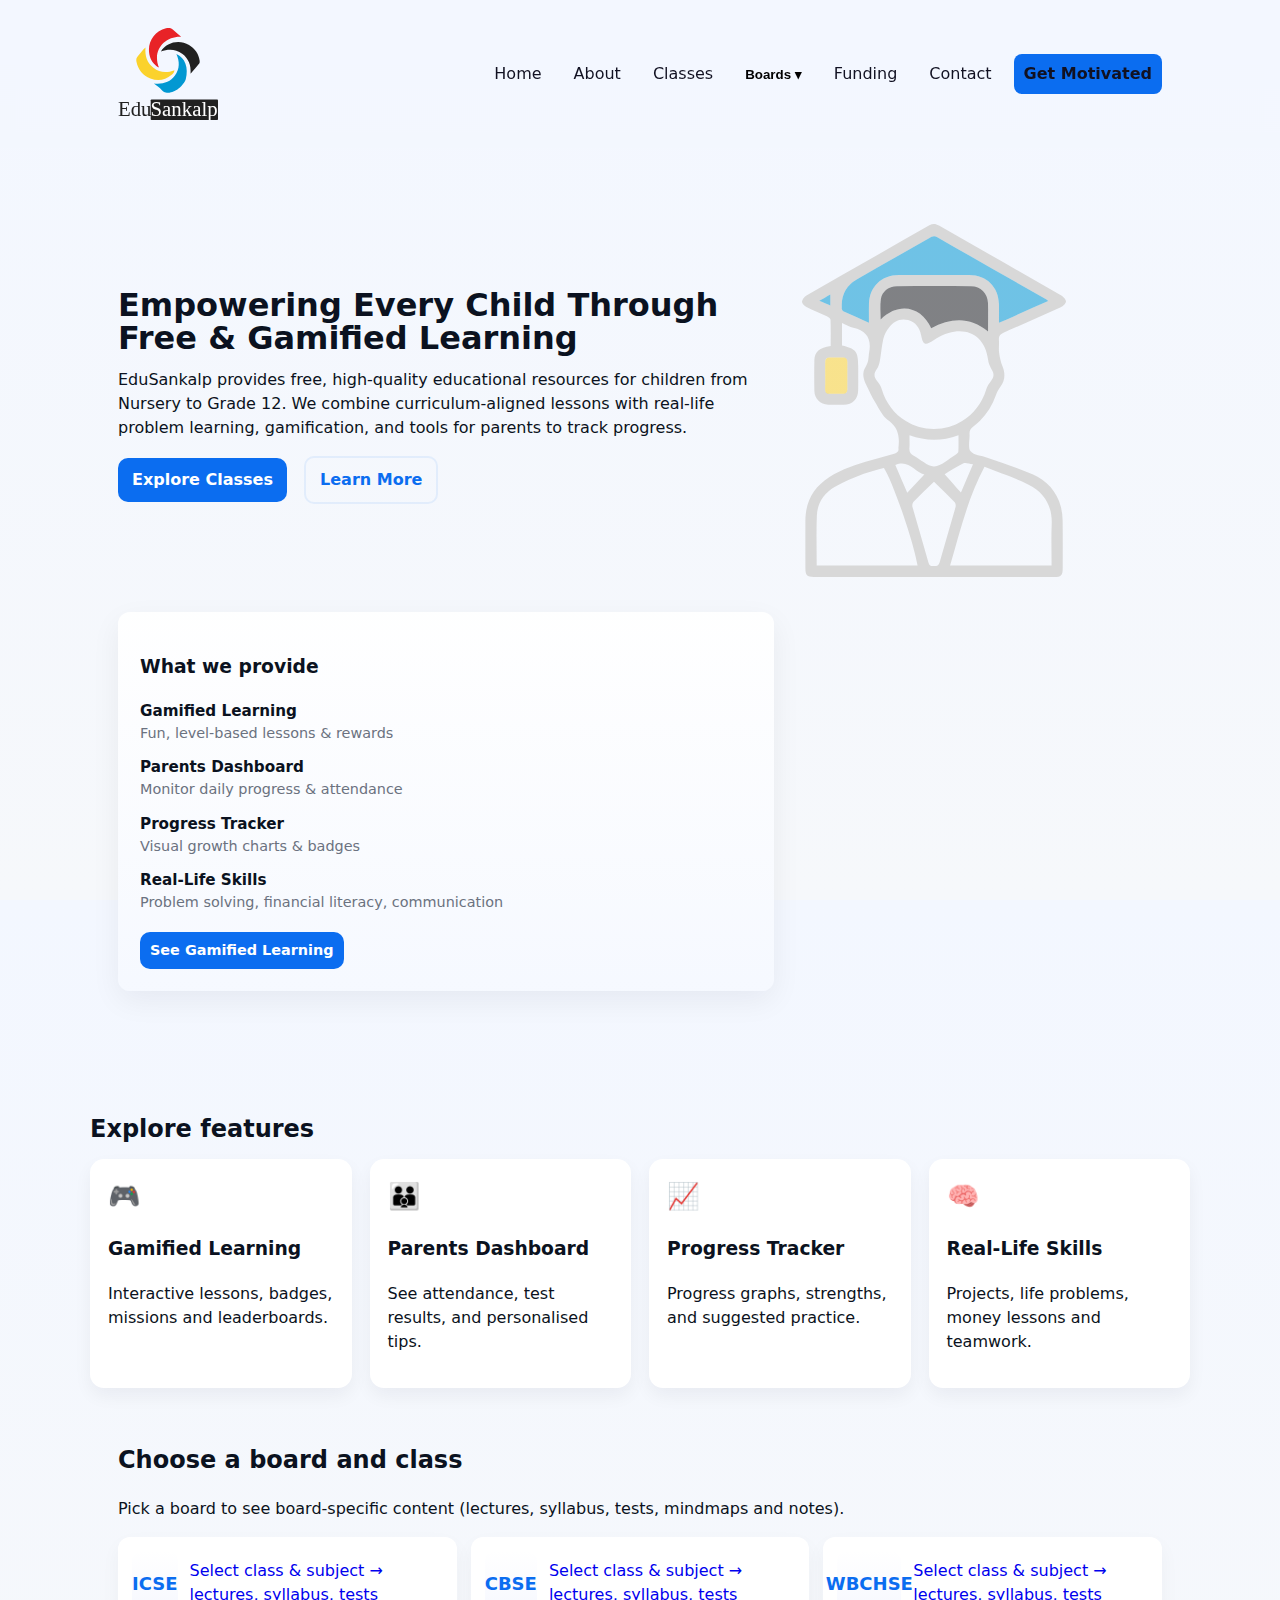
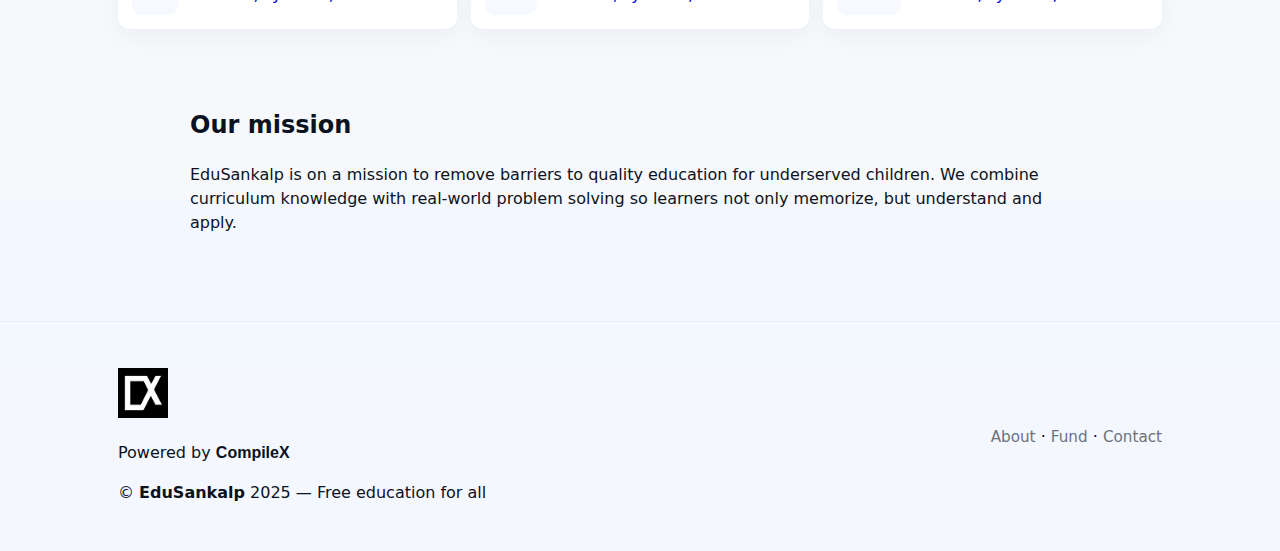
<file: index.html>
<!doctype html>
<html lang="en">
<head>
  <meta charset="utf-8" />
  <meta name="viewport" content="width=device-width,initial-scale=1" />
  <meta name="description" content="">
  <title>EduSankalp — Free, Gamified Learning</title>
  <link rel="stylesheet" href="styles.css" />
</head>
<body>
  <header class="site-header">
    <div class="container header-inner">
      <img class="edusankalp-logo" src="Elements/EduSankalp_logo.svg" alt="">
        <!-- simple SVG logo -->
      </a>

      <nav class="nav">
        <a href="index.html">Home</a>
        <a href="about.html">About</a>
        <a href="classes.html">Classes</a>

        <div class="dropdown">
          <button class="dropbtn">Boards ▾</button>
          <div class="dropdown-content">
            <a href="icse.html">ICSE</a>
            <a href="cbse.html">CBSE</a>
            <a href="wb.html">WBCHSE</a>

          </div>
        </div>

        <a href="funding.html">Funding</a>
        <a href="contact.html">Contact</a>
        <a class="cta" href="motivated.html">Get Motivated</a>
      </nav>
    </div>
  </header>

  <main>
    <section class="hero">
      <div class="container hero-inner">
        <div class="hero-text">
          <h1>Empowering Every Child Through Free &amp; Gamified Learning</h1>
          <p>
            EduSankalp provides free, high-quality educational resources for children from Nursery to Grade 12.
            We combine curriculum-aligned lessons with real-life problem learning, gamification, and tools for parents to track progress.
          </p>
          <p class="hero-ctas">
            <a class="btn" href="classes.html">Explore Classes</a>
            <a class="btn ghost" href="about.html">Learn More</a>
          </p>
        </div>
        <div class="student-icon">
          <img src="Elements/student_logo_bg.svg" alt="">
        </div>

        <div class="hero-panel">
          <div class="panel-card">
            <h3>What we provide</h3>
            <ul class="features">
              <li><strong>Gamified Learning</strong><span>Fun, level-based lessons & rewards</span></li>
              <li><strong>Parents Dashboard</strong><span>Monitor daily progress & attendance</span></li>
              <li><strong>Progress Tracker</strong><span>Visual growth charts & badges</span></li>
              <li><strong>Real-Life Skills</strong><span>Problem solving, financial literacy, communication</span></li>
            </ul>
            <a class="btn small" href="gamified.html">See Gamified Learning</a>
          </div>
        </div>
      </div>
    </section>

    <section class="tiles container">
      <h2>Explore features</h2>
      <div class="grid">
        <a class="tile" href="gamified.html">
          <div class="tile-icon">🎮</div>
          <h3>Gamified Learning</h3>
          <p>Interactive lessons, badges, missions and leaderboards.</p>
        </a>

        <a class="tile" href="parents.html">
          <div class="tile-icon">👪</div>
          <h3>Parents Dashboard</h3>
          <p>See attendance, test results, and personalised tips.</p>
        </a>

        <a class="tile" href="progress.html">
          <div class="tile-icon">📈</div>
          <h3>Progress Tracker</h3>
          <p>Progress graphs, strengths, and suggested practice.</p>
        </a>

        <a class="tile" href="realife.html">
          <div class="tile-icon">🧠</div>
          <h3>Real-Life Skills</h3>
          <p>Projects, life problems, money lessons and teamwork.</p>
        </a>
      </div>
    </section>

    <section class="boards-preview container">
      <h2>Choose a board and class</h2>
      <p class="muted">Pick a board to see board-specific content (lectures, syllabus, tests, mindmaps and notes).</p>

      <div class="board-cards">
        <a href="icse.html" class="board-card">
          <div class="board-logo">ICSE</div>
          <div class="board-meta">Select class &amp; subject → lectures, syllabus, tests</div>
        </a>
        <a href="cbse.html" class="board-card">
          <div class="board-logo">CBSE</div>
          <div class="board-meta">Select class &amp; subject → lectures, syllabus, tests</div>
        </a>
        <a href="wb.html" class="board-card">
          <div class="board-logo">WBCHSE</div>
          <div class="board-meta">Select class &amp; subject → lectures, syllabus, tests</div>
        </a>
      </div>
    </section>

    <section class="impact container">
      <h2>Our mission</h2>
      <p>
        EduSankalp is on a mission to remove barriers to quality education for underserved children.
        We combine curriculum knowledge with real-world problem solving so learners not only memorize, but understand and apply.
      </p>
    </section>
  </main>

  <footer class="site-footer">
    <div class="container footer-inner">
      <div class="ftr">
        <img class="compilex-logo" src="Elements/CompileX_logo.png" alt="">
        <p>Powered by <span class="my-element">CompileX</span></p>
        © <strong>EduSankalp</strong> 2025 — Free education for all
      </div>
      <div class="small-links">
        <a href="about.html">About</a> ·
        <a href="funding.html">Fund</a> ·
        <a href="contact.html">Contact</a>
      </div>
    </div>
  </footer>
</body>

</html>
</file>
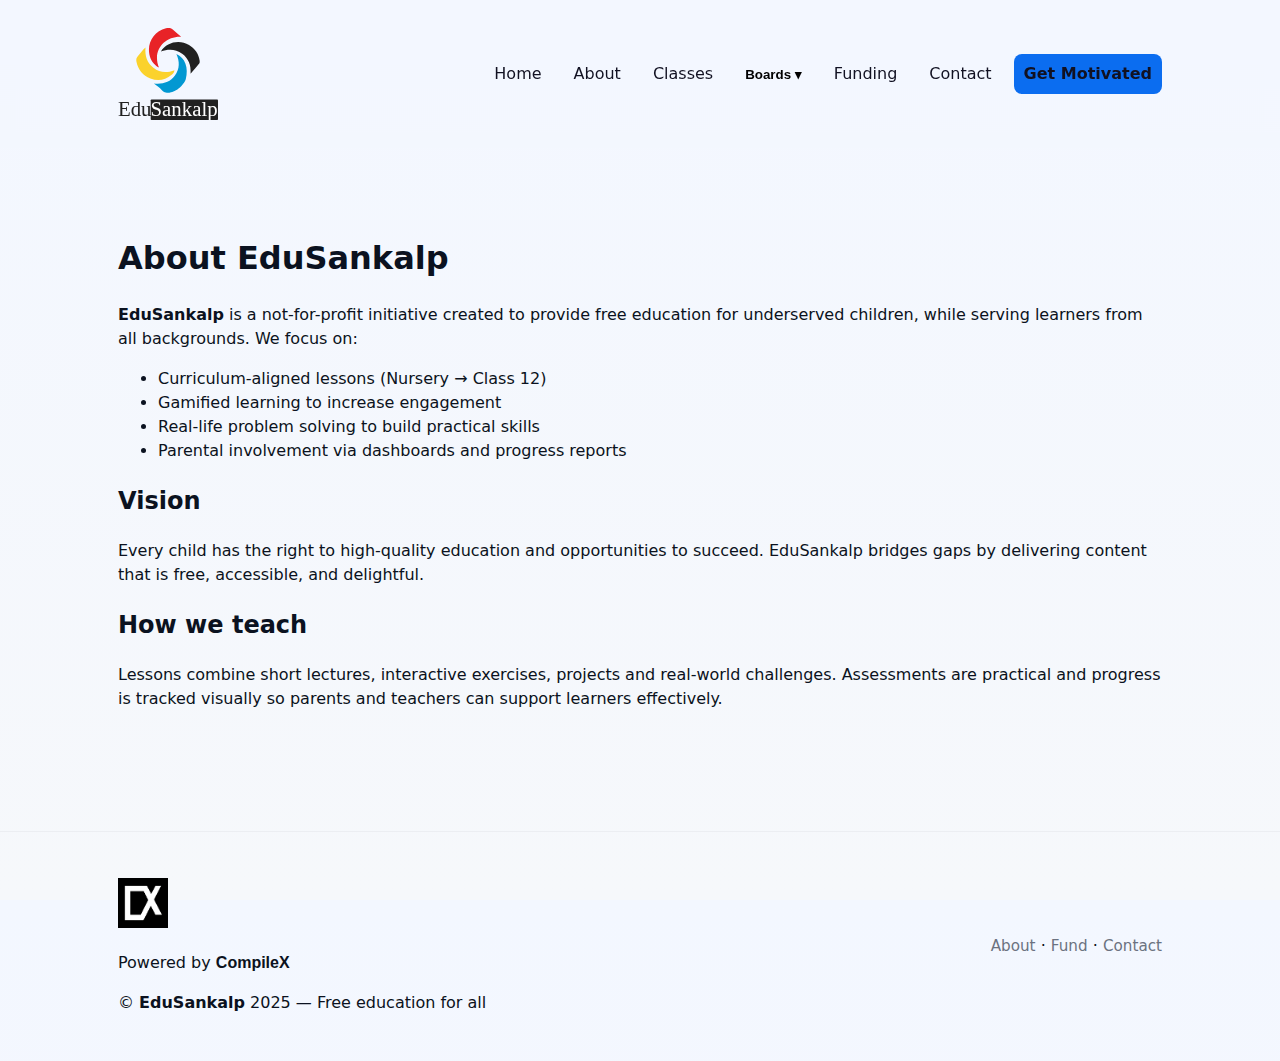
<file: about.html>
<!doctype html>
<html lang="en">
<head>
  <meta charset="utf-8" />
  <meta name="viewport" content="width=device-width,initial-scale=1" />
  <title>About — EduSankalp</title>
  <link rel="stylesheet" href="styles.css" />
</head>
<body>
  <!-- reuse header from index (for prototype just repeat) -->
  <header class="site-header">
    <div class="container header-inner">
      <img class="edusankalp-logo" src="Elements/EduSankalp_logo.svg" alt="">
      <nav class="nav">
        <a href="index.html">Home</a>
        <a href="about.html">About</a>
        <a href="classes.html">Classes</a>
        <div class="dropdown"><button class="dropbtn">Boards ▾</button><div class="dropdown-content"><a href="icse.html">ICSE</a><a href="cbse.html">CBSE</a><a href="wb.html">WBCHSE</a></div></div>
        <a href="funding.html">Funding</a>
        <a href="contact.html">Contact</a>
        <a class="cta" href="motivated.html">Get Motivated</a>
      </nav>
    </div>
  </header>

  <main class="container">
    <section style="padding:36px 0;">
      <h1>About EduSankalp</h1>
      <p><strong>EduSankalp</strong> is a not-for-profit initiative created to provide free education for underserved children, while serving learners from all backgrounds. We focus on:</p>
      <ul>
        <li>Curriculum-aligned lessons (Nursery → Class 12)</li>
        <li>Gamified learning to increase engagement</li>
        <li>Real-life problem solving to build practical skills</li>
        <li>Parental involvement via dashboards and progress reports</li>
      </ul>

      <h2>Vision</h2>
      <p>Every child has the right to high-quality education and opportunities to succeed. EduSankalp bridges gaps by delivering content that is free, accessible, and delightful.</p>

      <h2>How we teach</h2>
      <p>Lessons combine short lectures, interactive exercises, projects and real-world challenges. Assessments are practical and progress is tracked visually so parents and teachers can support learners effectively.</p>
    </section>
  </main>
  <footer class="site-footer">
    <div class="container footer-inner">
      <div class="ftr">
        <img class="compilex-logo" src="Elements/CompileX_logo.png" alt="">
        <p>Powered by <span class="my-element">CompileX</span></p>
        © <strong>EduSankalp</strong> 2025 — Free education for all
      </div>
      <div class="small-links">
        <a href="about.html">About</a> ·
        <a href="funding.html">Fund</a> ·
        <a href="contact.html">Contact</a>
      </div>
    </div>
  </footer>

  
</body>
</html>
</file>
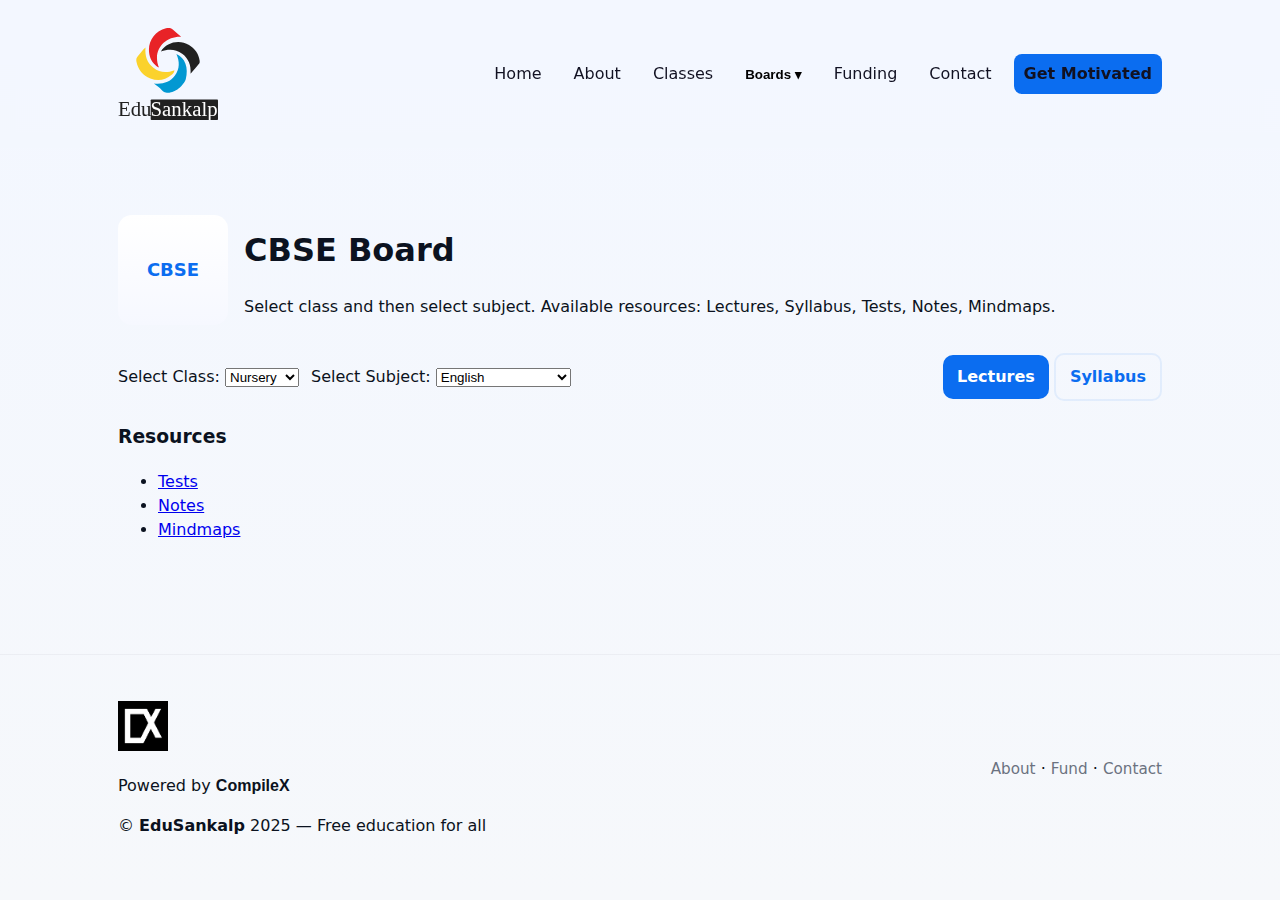
<file: cbse.html>
<!doctype html>
<html lang="en">
<head>
  <meta charset="utf-8" />
  <meta name="viewport" content="width=device-width,initial-scale=1" />
  <title>CBSE Board — EduSankalp</title>
  <link rel="stylesheet" href="styles.css" />
</head>
<body>
  <header class="site-header">
    <div class="container header-inner">
      <img class="edusankalp-logo" src="Elements/EduSankalp_logo.svg" alt="">
      <nav class="nav">
        <a href="index.html">Home</a>
        <a href="about.html">About</a>
        <a href="classes.html">Classes</a>
        <div class="dropdown"><button class="dropbtn">Boards ▾</button><div class="dropdown-content"><a href="icse.html">ICSE</a><a href="cbse.html">CBSE</a><a href="wb.html">WBCHSE</a></div></div>
        <a href="funding.html">Funding</a>
        <a href="contact.html">Contact</a>
        <a class="cta" href="motivated.html">Get Motivated</a>
      </nav>
    </div>
  </header>

  <main class="container">
    <section style="padding:28px 0">
      <div style="display:flex;gap:16px;align-items:center;">
        <div style="width:110px;height:110px;border-radius:14px;background:linear-gradient(180deg,#fff,#f6f8ff);display:flex;align-items:center;justify-content:center;font-weight:800;font-size:18px;color:var(--accent);">CBSE</div>
        <div>
          <h1>CBSE Board</h1>
          <p class="muted">Select class and then select subject. Available resources: Lectures, Syllabus, Tests, Notes, Mindmaps.</p>
        </div>
      </div>

      <form style="margin-top:18px;display:flex;gap:12px;flex-wrap:wrap;align-items:center;">
        <label>
          Select Class:
          <select name="class" aria-label="Select class">
            <option>Nursery</option>
            <option>KG</option>
            <option>Class 1</option>
            <option>Class 2</option>
            <option>Class 3</option>
            <option>Class 4</option>
            <option>Class 5</option>
            <option>Class 6</option>
            <option>Class 7</option>
            <option>Class 8</option>
            <option>Class 9</option>
            <option>Class 10</option>
            <option>Class 11</option>
            <option>Class 12</option>
          </select>
        </label>

        <label>
          Select Subject:
          <select name="subject" aria-label="Select subject">
            <option>English</option>
            <option>Mathematics</option>
            <option>Science</option>
            <option>Social Studies</option>
            <option>Computer</option>
            <option>Optional Language</option>
          </select>
        </label>

        <div style="margin-left:auto;">
          <a class="btn" href="lectures.html">Lectures</a>
          <a class="btn ghost" href="syllabus.html">Syllabus</a>
        </div>
      </form>

      <div style="margin-top:22px;">
        <h3>Resources</h3>
        <ul>
          
          <li><a href="tests.html">Tests</a></li>
          <li><a href="notes.html">Notes</a></li>
          <li><a href="mindmaps.html">Mindmaps</a></li>
        </ul>
      </div>
    </section>
  </main>

  <footer class="site-footer">
    <div class="container footer-inner">
      <div class="ftr">
        <img class="compilex-logo" src="Elements/CompileX_logo.png" alt="">
        <p>Powered by <span class="my-element">CompileX</span></p>
        © <strong>EduSankalp</strong> 2025 — Free education for all
      </div>
      <div class="small-links">
        <a href="about.html">About</a> ·
        <a href="funding.html">Fund</a> ·
        <a href="contact.html">Contact</a>
      </div>
    </div>
  </footer>
</body>
</html>
</file>
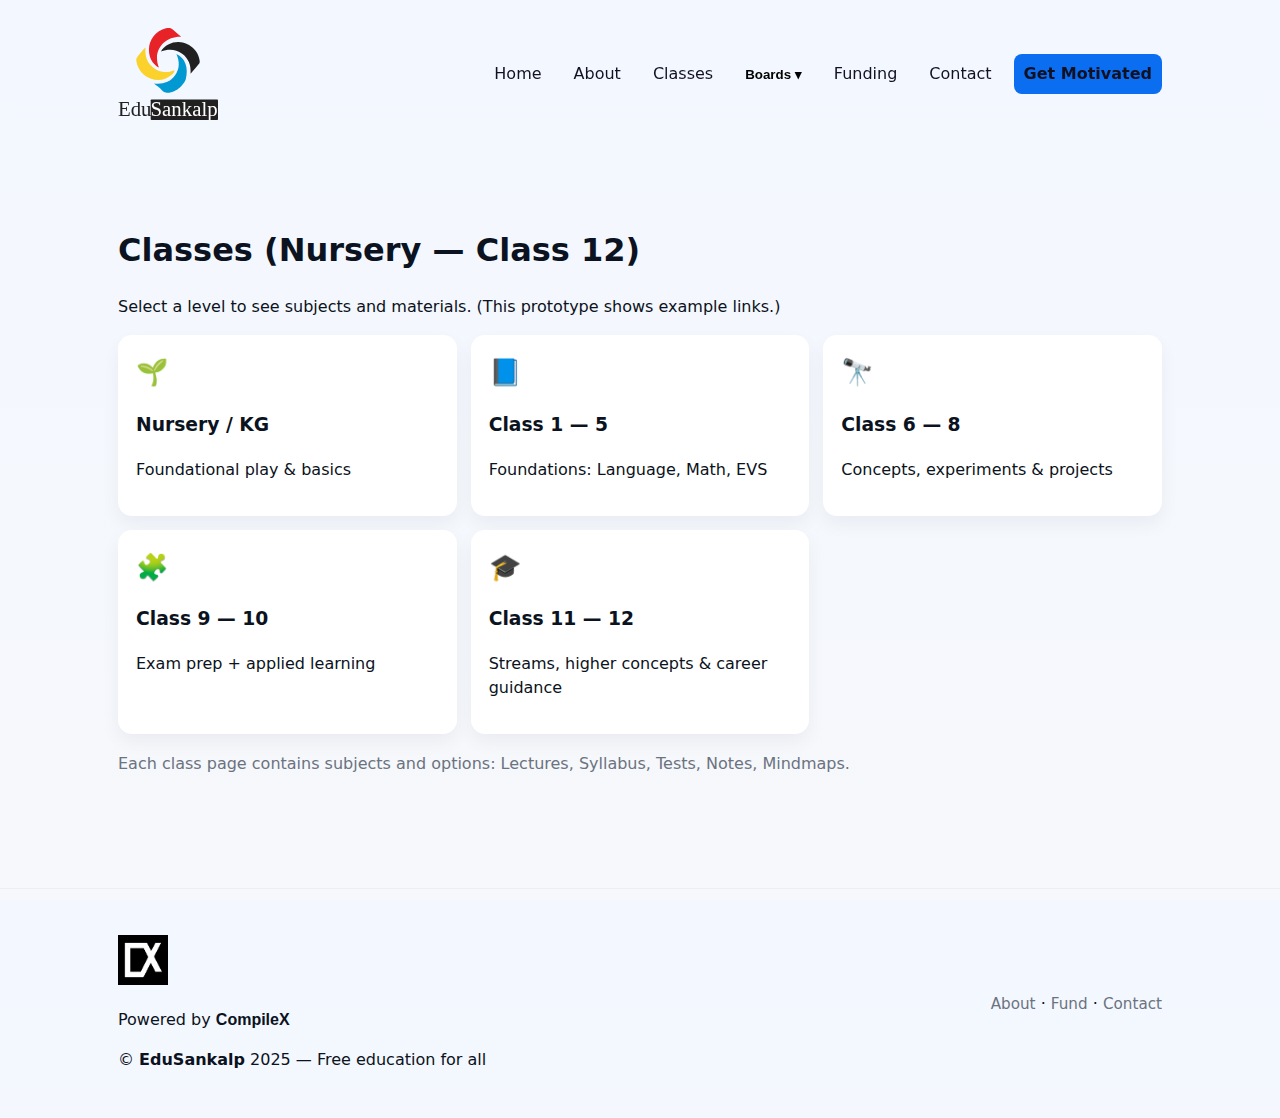
<file: classes.html>
<!doctype html>
<html lang="en">
<head>
  <meta charset="utf-8" />
  <meta name="viewport" content="width=device-width,initial-scale=1" />
  <title>Classes — EduSankalp</title>
  <link rel="stylesheet" href="styles.css" />
</head>
<body>
  <!-- header repeated -->
  <header class="site-header">
    <div class="container header-inner">
      <img class="edusankalp-logo" src="Elements/EduSankalp_logo.svg" alt="">
      <nav class="nav">
        <a href="index.html">Home</a>
        <a href="about.html">About</a>
        <a href="classes.html">Classes</a>
        <div class="dropdown"><button class="dropbtn">Boards ▾</button><div class="dropdown-content"><a href="icse.html">ICSE</a><a href="cbse.html">CBSE</a><a href="wb.html">WBCHSE</a></div></div>
        <a href="funding.html">Funding</a>
        <a href="contact.html">Contact</a>
        <a class="cta" href="motivated.html">Get Motivated</a>
      </nav>
    </div>
  </header>

  <main class="container">
    <section style="padding:28px 0">
      <h1>Classes (Nursery — Class 12)</h1>
      <p>Select a level to see subjects and materials. (This prototype shows example links.)</p>

      <div class="grid" style="grid-template-columns:repeat(3,1fr);gap:14px;">
        <!-- Example class groupings -->
        <a class="tile" href="class-nursery.html"><div class="tile-icon">🌱</div><h3>Nursery / KG</h3><p>Foundational play & basics</p></a>
        <a class="tile" href="class-1-5.html"><div class="tile-icon">📘</div><h3>Class 1 — 5</h3><p>Foundations: Language, Math, EVS</p></a>
        <a class="tile" href="class-6-8.html"><div class="tile-icon">🔭</div><h3>Class 6 — 8</h3><p>Concepts, experiments & projects</p></a>
        <a class="tile" href="class-9-10.html"><div class="tile-icon">🧩</div><h3>Class 9 — 10</h3><p>Exam prep + applied learning</p></a>
        <a class="tile" href="class-11-12.html"><div class="tile-icon">🎓</div><h3>Class 11 — 12</h3><p>Streams, higher concepts & career guidance</p></a>
      </div>

      <p style="margin-top:18px;color:var(--muted);">Each class page contains subjects and options: Lectures, Syllabus, Tests, Notes, Mindmaps.</p>
    </section>
  </main>

 <footer class="site-footer">
    <div class="container footer-inner">
      <div class="ftr">
        <img class="compilex-logo" src="Elements/CompileX_logo.png" alt="">
        <p>Powered by <span class="my-element">CompileX</span></p>
        © <strong>EduSankalp</strong> 2025 — Free education for all
      </div>
      <div class="small-links">
        <a href="about.html">About</a> ·
        <a href="funding.html">Fund</a> ·
        <a href="contact.html">Contact</a>
      </div>
    </div>
  </footer>
</body>
</html>
</file>
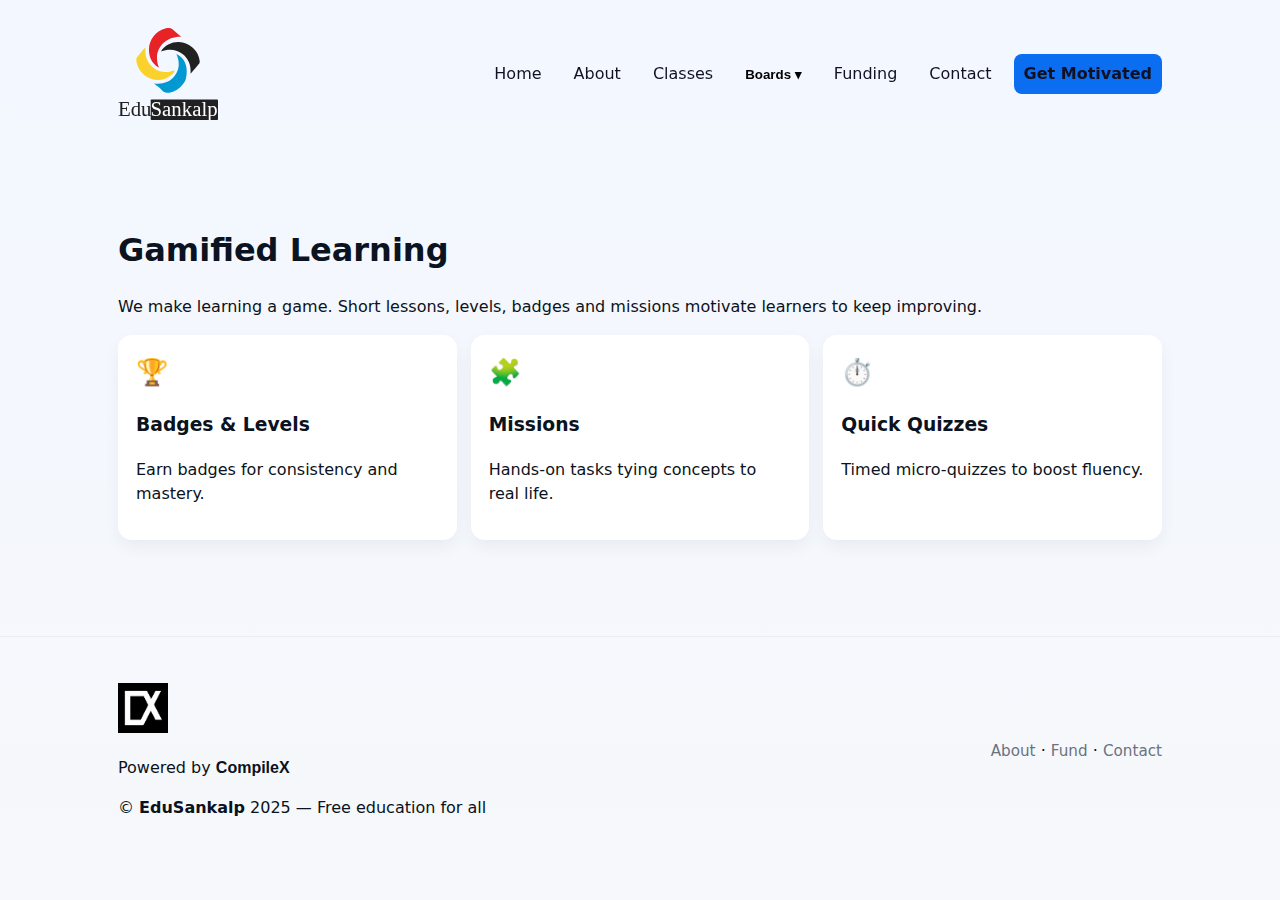
<file: gamified.html>
<!doctype html>
<html lang="en">
<head>
  <meta charset="utf-8" />
  <meta name="viewport" content="width=device-width,initial-scale=1" />
  <title>Gamified Learning — EduSankalp</title>
  <link rel="stylesheet" href="styles.css" />
</head>
<body>
  <header class="site-header">
    <div class="container header-inner">
      <img class="edusankalp-logo" src="Elements/EduSankalp_logo.svg" alt="">
      <nav class="nav">
        <a href="index.html">Home</a>
        <a href="about.html">About</a>
        <a href="classes.html">Classes</a>
        <div class="dropdown"><button class="dropbtn">Boards ▾</button><div class="dropdown-content"><a href="icse.html">ICSE</a><a href="cbse.html">CBSE</a><a href="wb.html">WBCHSE</a></div></div>
        <a href="funding.html">Funding</a>
        <a href="contact.html">Contact</a>
        <a class="cta" href="motivated.html">Get Motivated</a>
      </nav>
    </div>
  </header>

  <main class="container">
    <section style="padding:28px 0">
      <h1>Gamified Learning</h1>
      <p>We make learning a game. Short lessons, levels, badges and missions motivate learners to keep improving.</p>

      <div class="grid" style="grid-template-columns:repeat(3,1fr);gap:14px">
        <div class="tile"><div class="tile-icon">🏆</div><h3>Badges & Levels</h3><p>Earn badges for consistency and mastery.</p></div>
        <div class="tile"><div class="tile-icon">🧩</div><h3>Missions</h3><p>Hands-on tasks tying concepts to real life.</p></div>
        <div class="tile"><div class="tile-icon">⏱️</div><h3>Quick Quizzes</h3><p>Timed micro-quizzes to boost fluency.</p></div>
      </div>
    </section>
  </main>

  <footer class="site-footer">
    <div class="container footer-inner">
      <div class="ftr">
        <img class="compilex-logo" src="Elements/CompileX_logo.png" alt="">
        <p>Powered by <span class="my-element">CompileX</span></p>
        © <strong>EduSankalp</strong> 2025 — Free education for all
      </div>
      <div class="small-links">
        <a href="about.html">About</a> ·
        <a href="funding.html">Fund</a> ·
        <a href="contact.html">Contact</a>
      </div>
    </div>
  </footer>
</body>
</html>
</file>
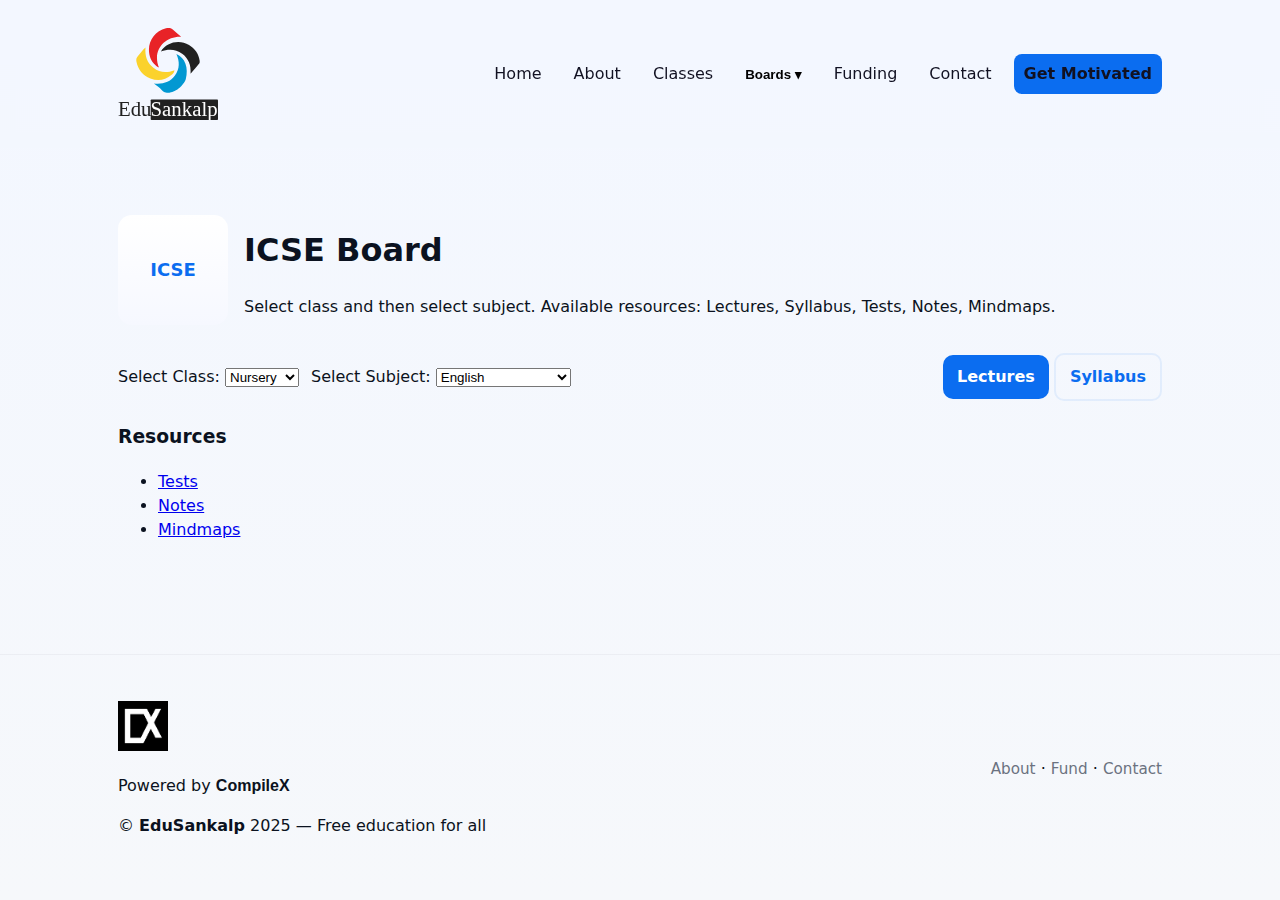
<file: icse.html>
<!doctype html>
<html lang="en">
<head>
  <meta charset="utf-8" />
  <meta name="viewport" content="width=device-width,initial-scale=1" />
  <title>ICSE Board — EduSankalp</title>
  <link rel="stylesheet" href="styles.css" />
</head>
<body>
  <header class="site-header">
    <div class="container header-inner">
     <img class="edusankalp-logo" src="Elements/EduSankalp_logo.svg" alt="">
      <nav class="nav">
        <a href="index.html">Home</a>
        <a href="about.html">About</a>
        <a href="classes.html">Classes</a>
        <div class="dropdown"><button class="dropbtn">Boards ▾</button><div class="dropdown-content"><a href="icse.html">ICSE</a><a href="cbse.html">CBSE</a><a href="wb.html">WBCHSE</a></div></div>
        <a href="funding.html">Funding</a>
        <a href="contact.html">Contact</a>
        <a class="cta" href="motivated.html">Get Motivated</a>
      </nav>
    </div>
  </header>

  <main class="container">
    <section style="padding:28px 0">
      <div style="display:flex;gap:16px;align-items:center;">
        <div style="width:110px;height:110px;border-radius:14px;background:linear-gradient(180deg,#fff,#f6f8ff);display:flex;align-items:center;justify-content:center;font-weight:800;font-size:18px;color:var(--accent);">ICSE</div>
        <div>
          <h1>ICSE Board</h1>
          <p class="muted">Select class and then select subject. Available resources: Lectures, Syllabus, Tests, Notes, Mindmaps.</p>
        </div>
      </div>

      <form style="margin-top:18px;display:flex;gap:12px;flex-wrap:wrap;align-items:center;">
        <label>
          Select Class:
          <select name="class" aria-label="Select class">
            <option>Nursery</option>
            <option>KG</option>
            <option>Class 1</option>
            <option>Class 2</option>
            <option>Class 3</option>
            <option>Class 4</option>
            <option>Class 5</option>
            <option>Class 6</option>
            <option>Class 7</option>
            <option>Class 8</option>
            <option>Class 9</option>
            <option>Class 10</option>
            <option>Class 11</option>
            <option>Class 12</option>
          </select>
        </label>

        <label>
          Select Subject:
          <select name="subject" aria-label="Select subject">
            <option>English</option>
            <option>Mathematics</option>
            <option>Science</option>
            <option>Social Studies</option>
            <option>Computer</option>
            <option>Optional Language</option>
          </select>
        </label>

        <div style="margin-left:auto;">
          <a class="btn" href="lectures.html">Lectures</a>
          <a class="btn ghost" href="syllabus.html">Syllabus</a>
        </div>
      </form>

      <div style="margin-top:22px;">
        <h3>Resources</h3>
        <ul>
          
          <li><a href="tests.html">Tests</a></li>
          <li><a href="notes.html">Notes</a></li>
          <li><a href="mindmaps.html">Mindmaps</a></li>
        </ul>
      </div>
    </section>
  </main>

  <footer class="site-footer">
    <div class="container footer-inner">
      <div class="ftr">
        <img class="compilex-logo" src="Elements/CompileX_logo.png" alt="">
        <p>Powered by <span class="my-element">CompileX</span></p>
        © <strong>EduSankalp</strong> 2025 — Free education for all
      </div>
      <div class="small-links">
        <a href="about.html">About</a> ·
        <a href="funding.html">Fund</a> ·
        <a href="contact.html">Contact</a>
      </div>
    </div>
  </footer>
</body>
</html>
</file>
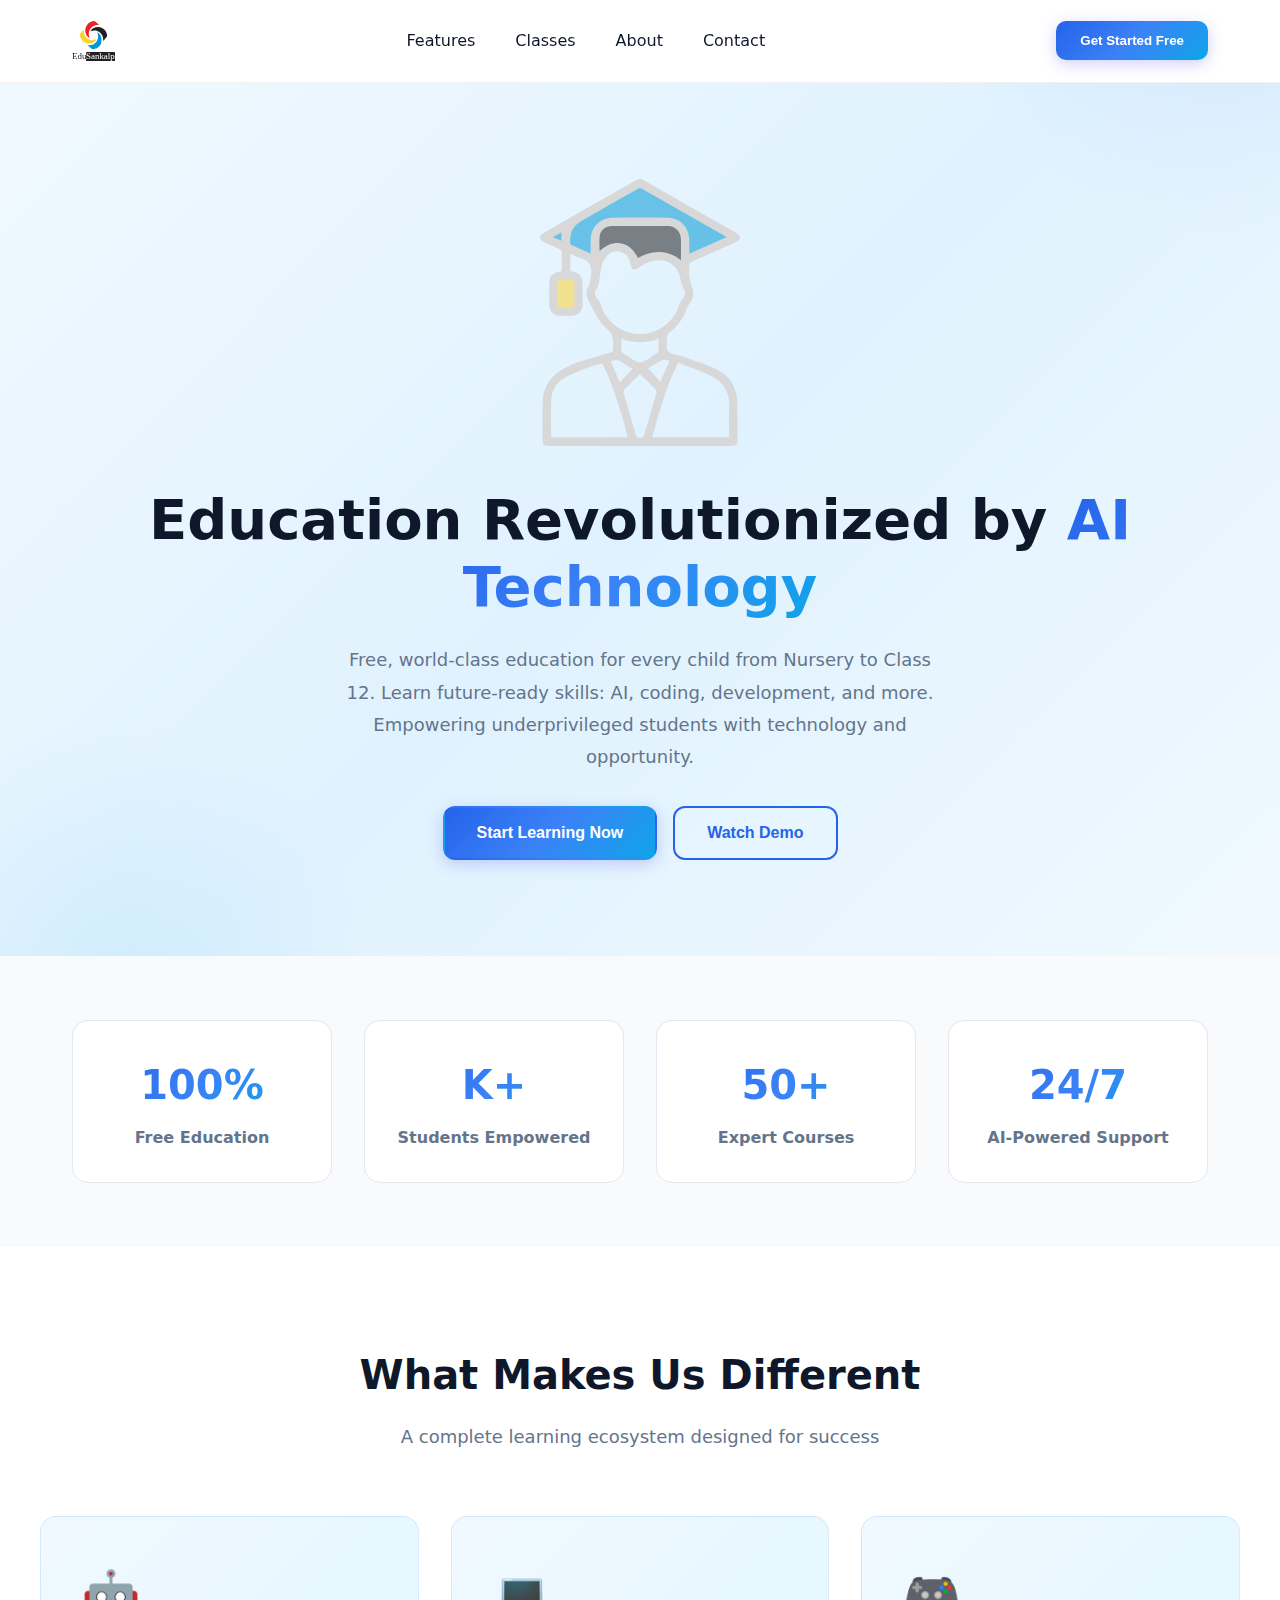
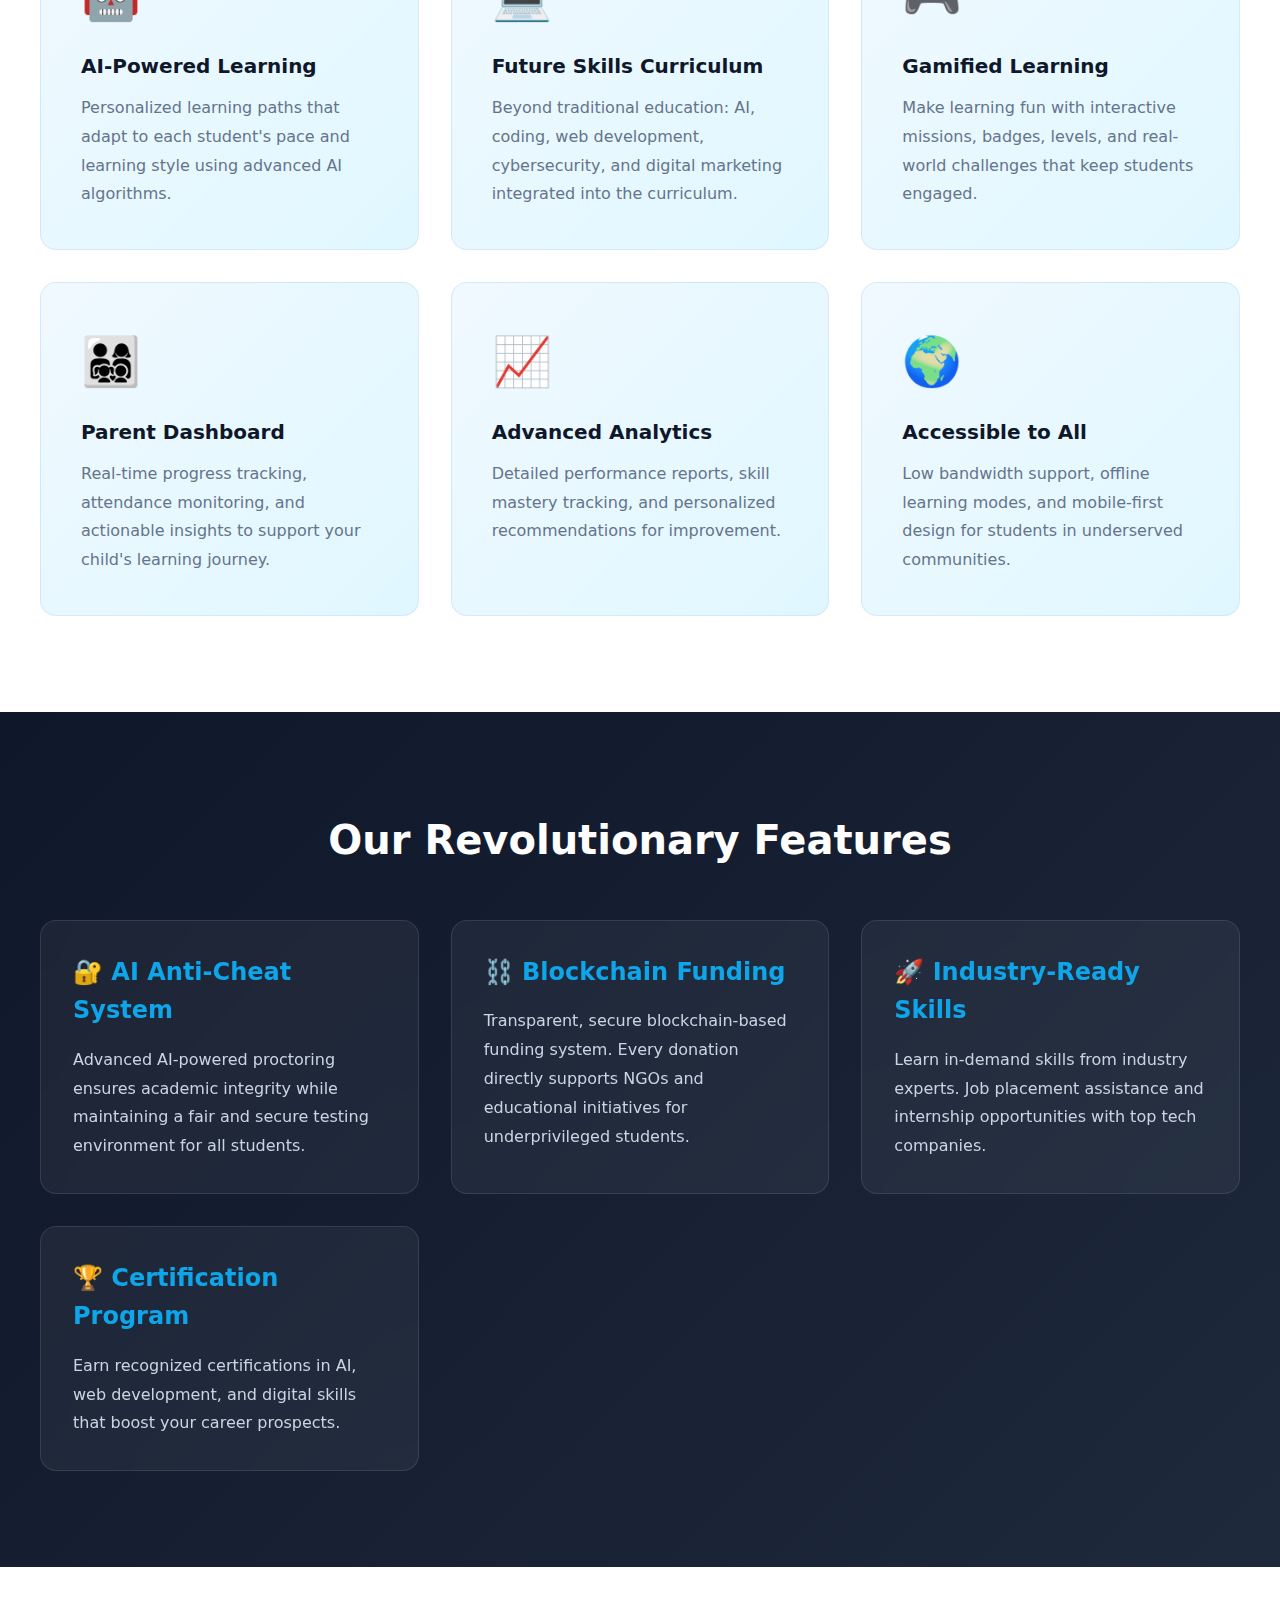
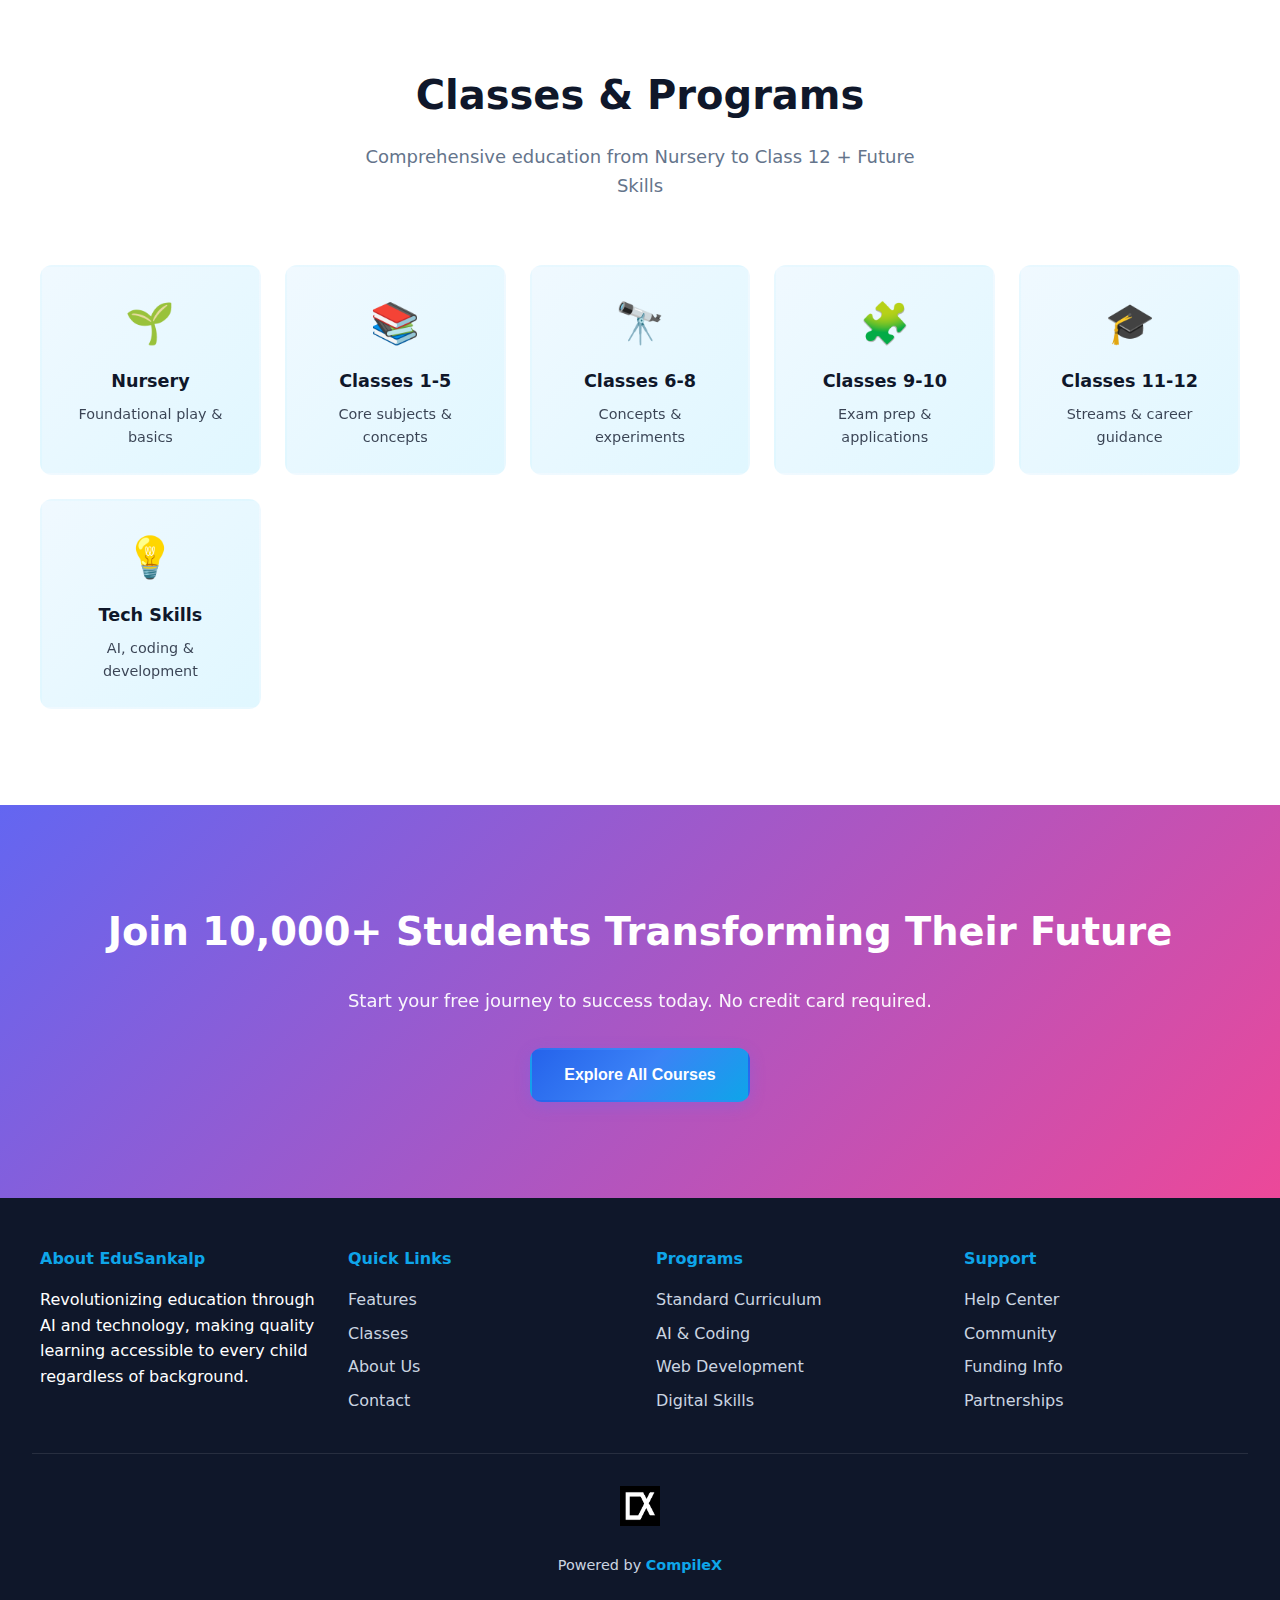
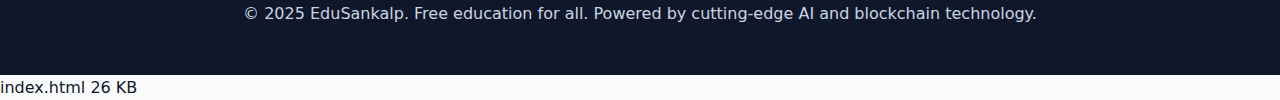
<file: main.html>
<!DOCTYPE html>
<html lang="en">
<head>
  <meta charset="UTF-8">
  <meta name="viewport" content="width=device-width, initial-scale=1.0">
  <meta name="description" content="EduSankalp - Free AI-based education platform for underprivileged students (Nursery to Class 12). Learn future skills: AI, coding, development. Blockchain funding, AI anti-cheat system.">
  <meta name="keywords" content="free education, AI learning, online school, underprivileged students, coding, development skills, future ready, blockchain education">
  <meta name="author" content="EduSankalp">
  <meta property="og:title" content="EduSankalp - Revolutionizing Free Education with AI">
  <meta property="og:description" content="Free, AI-powered education platform transforming futures through technology">
  <meta property="og:type" content="website">
  <title>EduSankalp - Free AI-Powered Education for Every Child | Future Skills Learning</title>
  <style>
    * {
      margin: 0;
      padding: 0;
      box-sizing: border-box;
    }

    :root {
      --primary: #2563eb;
      --primary-dark: #1d4ed8;
      --secondary: #3b82f6;
      --accent: #0ea5e9;
      --dark: #0f172a;
      --light: #f8fafc;
      --card: #ffffff;
      --border: #e2e8f0;
      --success: #10b981;
      --gradient: linear-gradient(135deg, #2563eb 0%, #3b82f6 50%, #0ea5e9 100%);
    }

    html {
      scroll-behavior: smooth;
    }

    body {
      font-family: 'Inter', 'Segoe UI', system-ui, -apple-system, sans-serif;
      background: var(--light);
      color: var(--dark);
      line-height: 1.6;
      overflow-x: hidden;
    }

    /* Header Styles */
    header {
      position: sticky;
      top: 0;
      z-index: 1000;
      background: rgba(255, 255, 255, 0.95);
      backdrop-filter: blur(10px);
      border-bottom: 1px solid rgba(0, 0, 0, 0.05);
      animation: slideDown 0.6s ease-out;
    }

    @keyframes slideDown {
      from {
        opacity: 0;
        transform: translateY(-20px);
      }
      to {
        opacity: 1;
        transform: translateY(0);
      }
    }

    .header-container {
      max-width: 1200px;
      margin: 0 auto;
      padding: 1rem 2rem;
      display: flex;
      justify-content: space-between;
      align-items: center;
      gap: 2rem;
    }

    .logo {
      font-size: 1.5rem;
      font-weight: 800;
      background: var(--gradient);
      -webkit-background-clip: text;
      -webkit-text-fill-color: transparent;
      background-clip: text;
      text-decoration: none;
      display: flex;
      align-items: center;
      gap: 0.5rem;
      transition: transform 0.3s ease;
    }

    .logo:hover {
      transform: scale(1.05);
    }

    nav {
      display: flex;
      gap: 0.5rem;
      align-items: center;
      flex-wrap: wrap;
    }

    nav a {
      text-decoration: none;
      color: var(--dark);
      padding: 0.75rem 1rem;
      border-radius: 8px;
      transition: all 0.3s ease;
      font-weight: 500;
      position: relative;
    }

    nav a::after {
      content: '';
      position: absolute;
      bottom: 0;
      left: 1rem;
      width: 0;
      height: 2px;
      background: var(--primary);
      transition: width 0.3s ease;
    }

    nav a:hover::after {
      width: calc(100% - 2rem);
    }

    nav a:hover {
      color: var(--primary);
    }

    .cta-btn {
      background: var(--gradient);
      color: white;
      padding: 0.75rem 1.5rem;
      border-radius: 10px;
      font-weight: 600;
      transition: all 0.3s ease;
      border: none;
      cursor: pointer;
      box-shadow: 0 4px 15px rgba(99, 102, 241, 0.3);
    }

    .cta-btn:hover {
      transform: translateY(-2px);
      box-shadow: 0 6px 20px rgba(99, 102, 241, 0.4);
    }

    /* Hero Section */
    .hero {
      background: linear-gradient(135deg, #f0f9ff 0%, #e0f2fe 50%, #f0f9ff 100%);
      padding: 6rem 2rem;
      text-align: center;
      position: relative;
      overflow: hidden;
    }

    .hero::before {
      content: '';
      position: absolute;
      top: -50%;
      right: -20%;
      width: 600px;
      height: 600px;
      background: radial-gradient(circle, rgba(37, 99, 235, 0.08) 0%, transparent 70%);
      border-radius: 50%;
      animation: float 6s ease-in-out infinite;
    }

    .hero::after {
      content: '';
      position: absolute;
      bottom: -30%;
      left: -10%;
      width: 500px;
      height: 500px;
      background: radial-gradient(circle, rgba(14, 165, 233, 0.08) 0%, transparent 70%);
      border-radius: 50%;
      animation: float 8s ease-in-out infinite reverse;
    }

    @keyframes float {
      0%, 100% { transform: translateY(0px); }
      50% { transform: translateY(30px); }
    }

    .hero-content {
      max-width: 1200px;
      margin: 0 auto;
      position: relative;
      z-index: 1;
      animation: fadeInUp 0.8s ease-out;
    }

    @keyframes fadeInUp {
      from {
        opacity: 0;
        transform: translateY(40px);
      }
      to {
        opacity: 1;
        transform: translateY(0);
      }
    }

    .hero h1 {
      font-size: clamp(2rem, 5vw, 3.5rem);
      font-weight: 900;
      margin-bottom: 1.5rem;
      line-height: 1.2;
      color: var(--dark);
    }

    .hero-highlight {
      background: var(--gradient);
      -webkit-background-clip: text;
      -webkit-text-fill-color: transparent;
      background-clip: text;
    }

    .hero p {
      font-size: 1.125rem;
      color: #64748b;
      margin-bottom: 2rem;
      max-width: 600px;
      margin-left: auto;
      margin-right: auto;
      line-height: 1.8;
    }

    .hero-buttons {
      display: flex;
      gap: 1rem;
      justify-content: center;
      flex-wrap: wrap;
      animation: fadeInUp 1s ease-out 0.2s both;
    }

    .btn {
      padding: 1rem 2rem;
      border-radius: 12px;
      font-size: 1rem;
      font-weight: 600;
      text-decoration: none;
      border: 2px solid transparent;
      cursor: pointer;
      transition: all 0.3s ease;
      display: inline-block;
    }

    .btn-primary {
      background: var(--gradient);
      color: white;
      box-shadow: 0 4px 15px rgba(99, 102, 241, 0.3);
    }

    .btn-primary:hover {
      transform: translateY(-4px);
      box-shadow: 0 8px 25px rgba(99, 102, 241, 0.4);
    }

    .btn-secondary {
      background: transparent;
      color: var(--primary);
      border-color: var(--primary);
    }

    .btn-secondary:hover {
      background: var(--primary);
      color: white;
      transform: translateY(-4px);
    }

    /* Stats Section */
    .stats {
      display: grid;
      grid-template-columns: repeat(auto-fit, minmax(250px, 1fr));
      gap: 2rem;
      padding: 4rem 2rem;
      max-width: 1200px;
      margin: 0 auto;
    }

    .stat-card {
      background: var(--card);
      padding: 2rem;
      border-radius: 16px;
      text-align: center;
      border: 1px solid var(--border);
      transition: all 0.3s ease;
      animation: scaleIn 0.6s ease-out;
    }

    @keyframes scaleIn {
      from {
        opacity: 0;
        transform: scale(0.8);
      }
      to {
        opacity: 1;
        transform: scale(1);
      }
    }

    .stat-card:hover {
      transform: translateY(-8px);
      border-color: var(--primary);
      box-shadow: 0 12px 30px rgba(99, 102, 241, 0.1);
    }

    .stat-number {
      font-size: 2.5rem;
      font-weight: 800;
      background: var(--gradient);
      -webkit-background-clip: text;
      -webkit-text-fill-color: transparent;
      background-clip: text;
      margin-bottom: 0.5rem;
    }

    .stat-label {
      color: #64748b;
      font-weight: 600;
    }

    /* Features Section */
    .features {
      padding: 6rem 2rem;
      background: white;
    }

    .section-title {
      text-align: center;
      font-size: clamp(2rem, 4vw, 2.5rem);
      font-weight: 900;
      margin-bottom: 1rem;
      color: var(--dark);
    }

    .section-subtitle {
      text-align: center;
      color: #64748b;
      font-size: 1.125rem;
      margin-bottom: 4rem;
      max-width: 600px;
      margin-left: auto;
      margin-right: auto;
    }

    .features-grid {
      display: grid;
      grid-template-columns: repeat(auto-fit, minmax(300px, 1fr));
      gap: 2rem;
      max-width: 1200px;
      margin: 0 auto;
    }

    .feature-card {
      background: linear-gradient(135deg, #f0f9ff 0%, #e0f7ff 100%);
      padding: 2.5rem;
      border-radius: 16px;
      border: 1px solid rgba(37, 99, 235, 0.1);
      transition: all 0.3s ease;
      position: relative;
      overflow: hidden;
    }

    .feature-card::before {
      content: '';
      position: absolute;
      top: 0;
      left: 0;
      width: 100%;
      height: 4px;
      background: var(--gradient);
      transform: scaleX(0);
      transform-origin: left;
      transition: transform 0.5s ease;
    }

    .feature-card:hover::before {
      transform: scaleX(1);
    }

    .feature-card:hover {
      transform: translateY(-8px);
      box-shadow: 0 15px 40px rgba(99, 102, 241, 0.1);
    }

    .feature-icon {
      font-size: 3rem;
      margin-bottom: 1rem;
      display: inline-block;
      animation: bounce 2s ease-in-out infinite;
    }

    @keyframes bounce {
      0%, 100% { transform: translateY(0); }
      50% { transform: translateY(-10px); }
    }

    .feature-card:nth-child(2) .feature-icon {
      animation-delay: 0.2s;
    }

    .feature-card:nth-child(3) .feature-icon {
      animation-delay: 0.4s;
    }

    .feature-card:nth-child(4) .feature-icon {
      animation-delay: 0.6s;
    }

    .feature-card:nth-child(5) .feature-icon {
      animation-delay: 0.8s;
    }

    .feature-card:nth-child(6) .feature-icon {
      animation-delay: 1s;
    }

    .feature-card h3 {
      font-size: 1.25rem;
      margin-bottom: 0.75rem;
      color: var(--dark);
    }

    .feature-card p {
      color: #64748b;
      line-height: 1.8;
    }

    /* Unique Features - Highlighted */
    .highlight-section {
      padding: 6rem 2rem;
      background: linear-gradient(135deg, #0f172a 0%, #1e293b 100%);
      color: white;
    }

    .highlight-grid {
      display: grid;
      grid-template-columns: repeat(auto-fit, minmax(280px, 1fr));
      gap: 2rem;
      max-width: 1200px;
      margin: 0 auto;
    }

    .highlight-card {
      background: rgba(255, 255, 255, 0.05);
      backdrop-filter: blur(10px);
      border: 1px solid rgba(255, 255, 255, 0.1);
      padding: 2rem;
      border-radius: 16px;
      transition: all 0.3s ease;
    }

    .highlight-card:hover {
      border-color: var(--accent);
      box-shadow: 0 0 20px rgba(6, 182, 212, 0.2);
      transform: translateY(-5px);
    }

    .highlight-card h3 {
      font-size: 1.5rem;
      margin-bottom: 1rem;
      color: var(--accent);
    }

    .highlight-card p {
      color: #cbd5e1;
      line-height: 1.8;
    }

    /* Pricing/Classes Section */
    .classes-section {
      padding: 6rem 2rem;
      background: white;
    }

    .class-grid {
      display: grid;
      grid-template-columns: repeat(auto-fit, minmax(200px, 1fr));
      gap: 1.5rem;
      max-width: 1200px;
      margin: 0 auto;
    }

    .class-card {
      background: linear-gradient(135deg, #f0f9ff 0%, #e0f7ff 100%);
      padding: 1.5rem;
      border-radius: 12px;
      text-align: center;
      cursor: pointer;
      transition: all 0.3s ease;
      border: 2px solid transparent;
    }

    .class-card:hover {
      background: var(--gradient);
      color: white;
      border-color: var(--primary);
      transform: scale(1.05);
      box-shadow: 0 10px 30px rgba(99, 102, 241, 0.3);
    }

    .class-icon {
      font-size: 2.5rem;
      margin-bottom: 0.75rem;
    }

    .class-name {
      font-weight: 700;
      font-size: 1.1rem;
      margin-bottom: 0.5rem;
    }

    .class-desc {
      font-size: 0.9rem;
      opacity: 0.8;
    }

    /* CTA Section */
    .cta-section {
      padding: 6rem 2rem;
      text-align: center;
      background: linear-gradient(135deg, #6366f1 0%, #ec4899 100%);
      color: white;
    }

    .cta-section h2 {
      font-size: clamp(1.75rem, 3vw, 2.5rem);
      font-weight: 900;
      margin-bottom: 1.5rem;
    }

    .cta-section p {
      font-size: 1.125rem;
      margin-bottom: 2rem;
      opacity: 0.95;
    }

    /* Footer */
    footer {
      background: var(--dark);
      color: white;
      padding: 3rem 2rem;
    }

    .footer-content {
      max-width: 1200px;
      margin: 0 auto;
      display: grid;
      grid-template-columns: repeat(auto-fit, minmax(250px, 1fr));
      gap: 2rem;
      margin-bottom: 2rem;
    }

    .footer-section h4 {
      margin-bottom: 1rem;
      color: var(--accent);
    }

    .footer-section ul {
      list-style: none;
    }

    .footer-section ul li {
      margin-bottom: 0.5rem;
    }

    .footer-section a {
      color: #cbd5e1;
      text-decoration: none;
      transition: color 0.3s ease;
    }

    .footer-section a:hover {
      color: var(--accent);
    }

    .footer-bottom {
      border-top: 1px solid rgba(255, 255, 255, 0.1);
      padding-top: 2rem;
      text-align: center;
      color: #cbd5e1;
    }

    /* Responsive */
    @media (max-width: 768px) {
      .header-container {
        padding: 1rem;
        gap: 1rem;
      }

      nav {
        gap: 0.25rem;
      }

      nav a {
        padding: 0.5rem 0.75rem;
        font-size: 0.9rem;
      }

      .hero {
        padding: 4rem 1rem;
      }

      .hero h1 {
        font-size: 1.75rem;
      }

      .hero-buttons {
        flex-direction: column;
        align-items: center;
      }

      .btn {
        width: 100%;
        max-width: 300px;
      }

      .features-grid,
      .highlight-grid,
      .class-grid {
        grid-template-columns: 1fr;
      }

      .stat-card {
        padding: 1.5rem;
      }
    }

    @media (max-width: 480px) {
      .logo {
        font-size: 1.25rem;
      }

      nav a {
        display: none;
      }

      .cta-btn {
        display: none;
      }

      .section-title {
        font-size: 1.5rem;
      }
    }
  </style>
</head>
<body>
  <!-- Header -->
  <header>
    <div class="header-container">
      <a href="#" class="logo">
        <img src="Elements/EduSankalp_logo.svg" alt="EduSankalp" style="height: 40px;">
      </a>
      <nav>
        <a href="#features">Features</a>
        <a href="#classes">Classes</a>
        <a href="#about">About</a>
        <a href="#contact">Contact</a>
      </nav>
      <button class="cta-btn">Get Started Free</button>
    </div>
  </header>

  <!-- Hero Section -->
  <section class="hero">
    <div class="hero-content">
      <div style="text-align: center; margin-bottom: 2rem;">
        <img src="Elements/student_logo_bg.svg" alt="Student Learning" style="max-width: 200px; height: auto;">
      </div>
      <h1>Education Revolutionized by <span class="hero-highlight">AI Technology</span></h1>
      <p>Free, world-class education for every child from Nursery to Class 12. Learn future-ready skills: AI, coding, development, and more. Empowering underprivileged students with technology and opportunity.</p>
      <div class="hero-buttons">
        <button class="btn btn-primary">Start Learning Now</button>
        <button class="btn btn-secondary">Watch Demo</button>
      </div>
    </div>
  </section>

  <!-- Stats Section -->
  <section class="stats">
    <div class="stat-card">
      <div class="stat-number">100%</div>
      <div class="stat-label">Free Education</div>
    </div>
    <div class="stat-card">
      <div class="stat-number">K+</div>
      <div class="stat-label">Students Empowered</div>
    </div>
    <div class="stat-card">
      <div class="stat-number">50+</div>
      <div class="stat-label">Expert Courses</div>
    </div>
    <div class="stat-card">
      <div class="stat-number">24/7</div>
      <div class="stat-label">AI-Powered Support</div>
    </div>
  </section>

  <!-- Features Section -->
  <section class="features" id="features">
    <h2 class="section-title">What Makes Us Different</h2>
    <p class="section-subtitle">A complete learning ecosystem designed for success</p>
    
    <div class="features-grid">
      <div class="feature-card">
        <div class="feature-icon">🤖</div>
        <h3>AI-Powered Learning</h3>
        <p>Personalized learning paths that adapt to each student's pace and learning style using advanced AI algorithms.</p>
      </div>

      <div class="feature-card">
        <div class="feature-icon">💻</div>
        <h3>Future Skills Curriculum</h3>
        <p>Beyond traditional education: AI, coding, web development, cybersecurity, and digital marketing integrated into the curriculum.</p>
      </div>

      <div class="feature-card">
        <div class="feature-icon">🎮</div>
        <h3>Gamified Learning</h3>
        <p>Make learning fun with interactive missions, badges, levels, and real-world challenges that keep students engaged.</p>
      </div>

      <div class="feature-card">
        <div class="feature-icon">👨‍👩‍👧‍👦</div>
        <h3>Parent Dashboard</h3>
        <p>Real-time progress tracking, attendance monitoring, and actionable insights to support your child's learning journey.</p>
      </div>

      <div class="feature-card">
        <div class="feature-icon">📈</div>
        <h3>Advanced Analytics</h3>
        <p>Detailed performance reports, skill mastery tracking, and personalized recommendations for improvement.</p>
      </div>

      <div class="feature-card">
        <div class="feature-icon">🌍</div>
        <h3>Accessible to All</h3>
        <p>Low bandwidth support, offline learning modes, and mobile-first design for students in underserved communities.</p>
      </div>
    </div>
  </section>

  <!-- Highlight Section -->
  <section class="highlight-section">
    <h2 class="section-title" style="color: white; margin-bottom: 3rem;">Our Revolutionary Features</h2>
    
    <div class="highlight-grid">
      <div class="highlight-card">
        <h3>🔐 AI Anti-Cheat System</h3>
        <p>Advanced AI-powered proctoring ensures academic integrity while maintaining a fair and secure testing environment for all students.</p>
      </div>

      <div class="highlight-card">
        <h3>⛓️ Blockchain Funding</h3>
        <p>Transparent, secure blockchain-based funding system. Every donation directly supports NGOs and educational initiatives for underprivileged students.</p>
      </div>

      <div class="highlight-card">
        <h3>🚀 Industry-Ready Skills</h3>
        <p>Learn in-demand skills from industry experts. Job placement assistance and internship opportunities with top tech companies.</p>
      </div>

      <div class="highlight-card">
        <h3>🏆 Certification Program</h3>
        <p>Earn recognized certifications in AI, web development, and digital skills that boost your career prospects.</p>
      </div>
    </div>
  </section>

  <!-- Classes Section -->
  <section class="classes-section" id="classes">
    <h2 class="section-title">Classes & Programs</h2>
    <p class="section-subtitle">Comprehensive education from Nursery to Class 12 + Future Skills</p>
    
    <div class="class-grid">
      <div class="class-card">
        <div class="class-icon">🌱</div>
        <div class="class-name">Nursery</div>
        <div class="class-desc">Foundational play & basics</div>
      </div>

      <div class="class-card">
        <div class="class-icon">📚</div>
        <div class="class-name">Classes 1-5</div>
        <div class="class-desc">Core subjects & concepts</div>
      </div>

      <div class="class-card">
        <div class="class-icon">🔭</div>
        <div class="class-name">Classes 6-8</div>
        <div class="class-desc">Concepts & experiments</div>
      </div>

      <div class="class-card">
        <div class="class-icon">🧩</div>
        <div class="class-name">Classes 9-10</div>
        <div class="class-desc">Exam prep & applications</div>
      </div>

      <div class="class-card">
        <div class="class-icon">🎓</div>
        <div class="class-name">Classes 11-12</div>
        <div class="class-desc">Streams & career guidance</div>
      </div>

      <div class="class-card">
        <div class="class-icon">💡</div>
        <div class="class-name">Tech Skills</div>
        <div class="class-desc">AI, coding & development</div>
      </div>
    </div>
  </section>

  <!-- CTA Section -->
  <section class="cta-section" id="about">
    <h2>Join 10,000+ Students Transforming Their Future</h2>
    <p>Start your free journey to success today. No credit card required.</p>
    <button class="btn btn-primary">Explore All Courses</button>
  </section>

  <!-- Footer -->
  <footer>
    <div class="footer-content">
      <div class="footer-section">
        <h4>About EduSankalp</h4>
        <p>Revolutionizing education through AI and technology, making quality learning accessible to every child regardless of background.</p>
      </div>

      <div class="footer-section">
        <h4>Quick Links</h4>
        <ul>
          <li><a href="#features">Features</a></li>
          <li><a href="#classes">Classes</a></li>
          <li><a href="#about">About Us</a></li>
          <li><a href="#contact">Contact</a></li>
        </ul>
      </div>

      <div class="footer-section">
        <h4>Programs</h4>
        <ul>
          <li><a href="#">Standard Curriculum</a></li>
          <li><a href="#">AI & Coding</a></li>
          <li><a href="#">Web Development</a></li>
          <li><a href="#">Digital Skills</a></li>
        </ul>
      </div>

      <div class="footer-section">
        <h4>Support</h4>
        <ul>
          <li><a href="#">Help Center</a></li>
          <li><a href="#">Community</a></li>
          <li><a href="#">Funding Info</a></li>
          <li><a href="#">Partnerships</a></li>
        </ul>
      </div>
    </div>

    <div class="footer-bottom">
      <div style="margin-bottom: 1.5rem; text-align: center;">
        <img src="Elements/CompileX_logo.png" alt="CompileX" style="height: 40px; margin-bottom: 0.75rem;">
        <p style="margin: 0.5rem 0; font-size: 0.9rem;">Powered by <span style="color: var(--accent); font-weight: 700;">CompileX</span></p>
      </div>
      <p>&copy; 2025 EduSankalp. Free education for all. Powered by cutting-edge AI and blockchain technology.</p>
    </div>
  </footer>

  <script>
    // Smooth scroll for navigation links
    document.querySelectorAll('a[href^="#"]').forEach(anchor => {
      anchor.addEventListener('click', function(e) {
        const href = this.getAttribute('href');
        if (href !== '#') {
          e.preventDefault();
          const target = document.querySelector(href);
          if (target) {
            target.scrollIntoView({ behavior: 'smooth' });
          }
        }
      });
    });

    // Animation on scroll
    const observerOptions = {
      threshold: 0.1,
      rootMargin: '0px 0px -100px 0px'
    };

    const observer = new IntersectionObserver((entries) => {
      entries.forEach(entry => {
        if (entry.isIntersecting) {
          entry.target.style.opacity = '1';
          entry.target.style.animation = 'fadeInUp 0.6s ease-out';
        }
      });
    }, observerOptions);

    document.querySelectorAll('.feature-card, .stat-card, .class-card').forEach(el => {
      observer.observe(el);
    });

    // Counter animation for stats
    const countElements = document.querySelectorAll('.stat-number');
    const startCounting = () => {
      countElements.forEach(el => {
        const finalValue = el.textContent;
        if (finalValue.includes('K+') || finalValue.includes('+')) {
          // Skip animated counting for K+ format
          return;
        }
      });
    };

    // Start counting when stats section is visible
    const statsSection = document.querySelector('.stats');
    const statsObserver = new IntersectionObserver((entries) => {
      if (entries[0].isIntersecting) {
        startCounting();
      }
    });
    statsObserver.observe(statsSection);
  </script>
</body>
</html>
index.html
26 KB
</file>
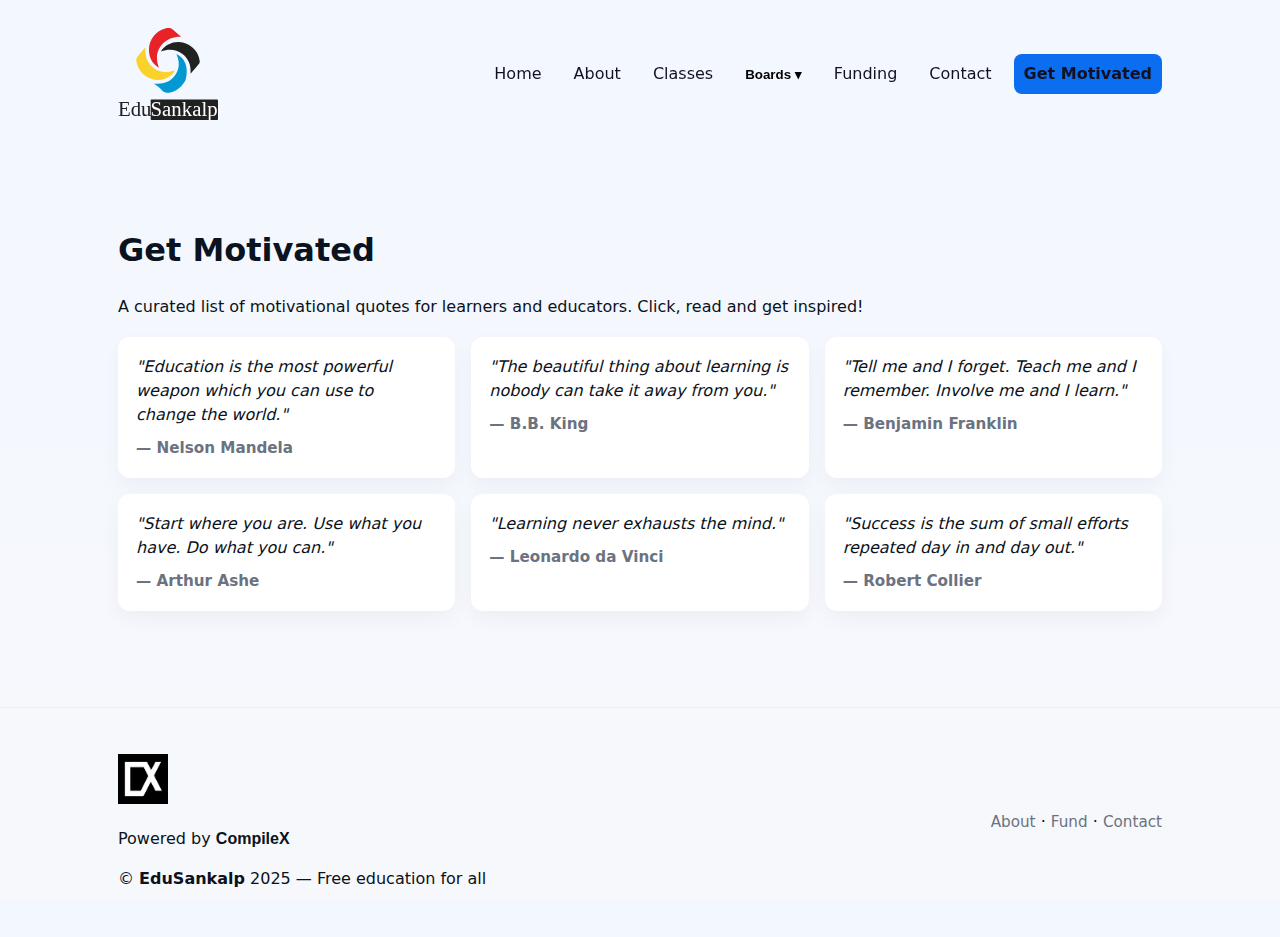
<file: motivated.html>
<!doctype html>
<html lang="en">
<head>
  <meta charset="utf-8" />
  <meta name="viewport" content="width=device-width,initial-scale=1" />
  <title>Get Motivated — EduSankalp</title>
  <link rel="stylesheet" href="styles.css" />
  <style>
    /* small extras for the quotes page */
    .quotes-grid{display:grid;grid-template-columns:repeat(3,1fr);gap:16px;margin-top:18px}
    .quote-card{background:var(--card);padding:18px;border-radius:12px;box-shadow:0 8px 20px rgba(12,12,30,.04)}
    .quote-card p{margin:0 0 10px 0;font-style:italic}
    .quote-author{font-weight:700;color:var(--muted);font-size:.95rem}
    @media (max-width:980px){.quotes-grid{grid-template-columns:repeat(2,1fr)}}
    @media (max-width:560px){.quotes-grid{grid-template-columns:1fr}}
  </style>
</head>
<body>
  <header class="site-header">
    <div class="container header-inner">
      <img class="edusankalp-logo" src="Elements/EduSankalp_logo.svg" alt="">
      <nav class="nav">
        <a href="index.html">Home</a>
        <a href="about.html">About</a>
        <a href="classes.html">Classes</a>
        <div class="dropdown"><button class="dropbtn">Boards ▾</button><div class="dropdown-content"><a href="icse.html">ICSE</a><a href="cbse.html">CBSE</a><a href="wb.html">WBCHSE</a></div></div>
        <a href="funding.html">Funding</a>
        <a href="contact.html">Contact</a>
        <a class="cta" href="motivated.html">Get Motivated</a>
      </nav>
    </div>
  </header>

  <main class="container">
    <section style="padding:28px 0">
      <h1>Get Motivated</h1>
      <p class="muted">A curated list of motivational quotes for learners and educators. Click, read and get inspired!</p>

      <div class="quotes-grid">
        <div class="quote-card">
          <p>"Education is the most powerful weapon which you can use to change the world."</p>
          <div class="quote-author">— Nelson Mandela</div>
        </div>

        <div class="quote-card">
          <p>"The beautiful thing about learning is nobody can take it away from you."</p>
          <div class="quote-author">— B.B. King</div>
        </div>

        <div class="quote-card">
          <p>"Tell me and I forget. Teach me and I remember. Involve me and I learn."</p>
          <div class="quote-author">— Benjamin Franklin</div>
        </div>

        <div class="quote-card">
          <p>"Start where you are. Use what you have. Do what you can."</p>
          <div class="quote-author">— Arthur Ashe</div>
        </div>

        <div class="quote-card">
          <p>"Learning never exhausts the mind."</p>
          <div class="quote-author">— Leonardo da Vinci</div>
        </div>

        <div class="quote-card">
          <p>"Success is the sum of small efforts repeated day in and day out."</p>
          <div class="quote-author">— Robert Collier</div>
        </div>
      </div>
    </section>
  </main>

  <footer class="site-footer">
    <div class="container footer-inner">
      <div class="ftr">
        <img class="compilex-logo" src="Elements/CompileX_logo.png" alt="">
        <p>Powered by <span class="my-element">CompileX</span></p>
        © <strong>EduSankalp</strong> 2025 — Free education for all
      </div>
      <div class="small-links">
        <a href="about.html">About</a> ·
        <a href="funding.html">Fund</a> ·
        <a href="contact.html">Contact</a>
      </div>
    </div>
  </footer>
</body>
</html>
</file>
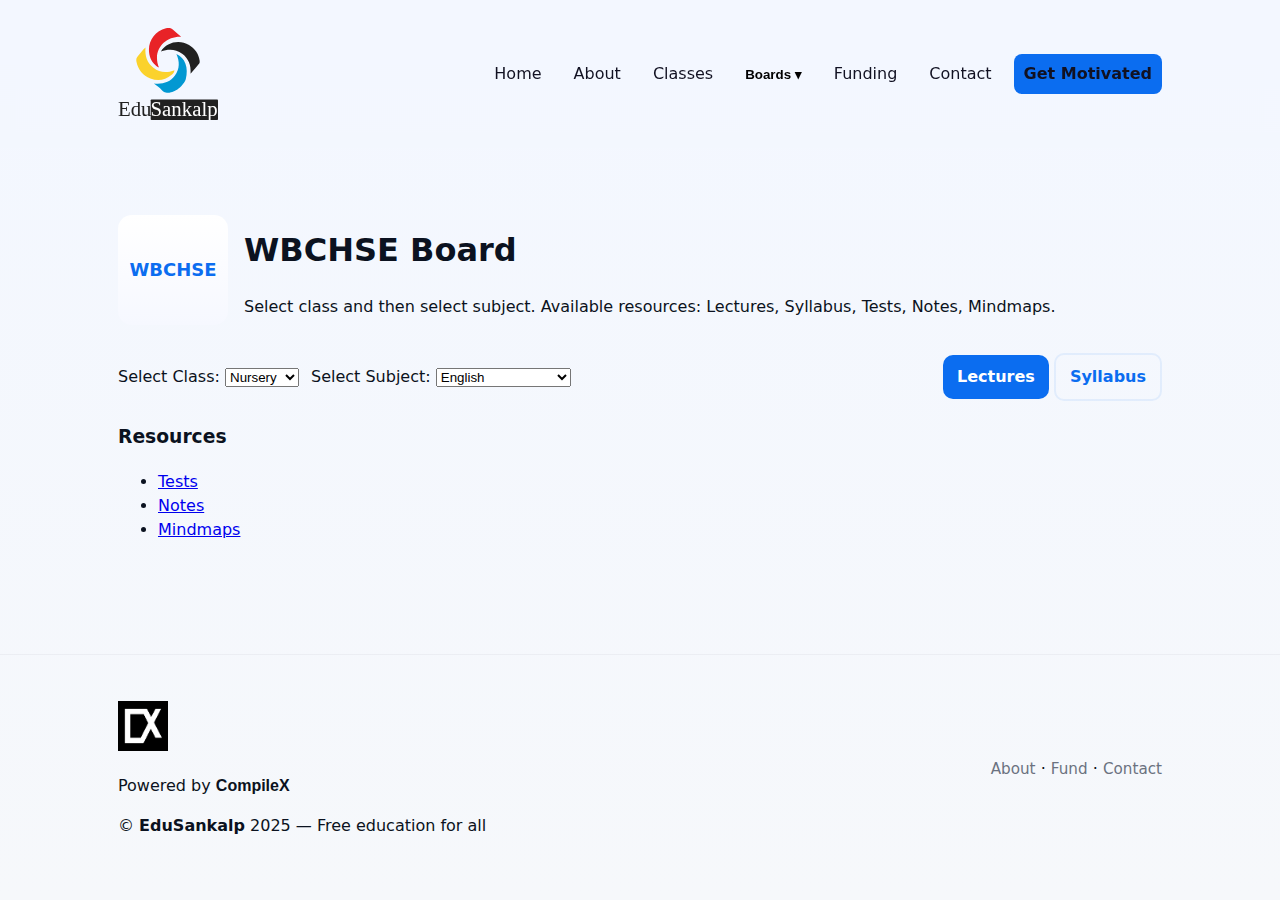
<file: wb.html>
<!doctype html>
<html lang="en">
<head>
  <meta charset="utf-8" />
  <meta name="viewport" content="width=device-width,initial-scale=1" />
  <title>WBCHSE Board — EduSankalp</title>
  <link rel="stylesheet" href="styles.css" />
</head>
<body>
  <header class="site-header">
    <div class="container header-inner">
      <img class="edusankalp-logo" src="Elements/EduSankalp_logo.svg" alt="">
      <nav class="nav">
        <a href="index.html">Home</a>
        <a href="about.html">About</a>
        <a href="classes.html">Classes</a>
        <div class="dropdown"><button class="dropbtn">Boards ▾</button><div class="dropdown-content"><a href="icse.html">ICSE</a><a href="cbse.html">CBSE</a>
        <a href="wb.html">WBCHSE</a></div></div>
        <a href="funding.html">Funding</a>
        <a href="contact.html">Contact</a>
        <a class="cta" href="motivated.html">Get Motivated</a>
      </nav>
    </div>
  </header>

  <main class="container">
    <section style="padding:28px 0">
      <div style="display:flex;gap:16px;align-items:center;">
        <div style="width:110px;height:110px;border-radius:14px;background:linear-gradient(180deg,#fff,#f6f8ff);display:flex;align-items:center;justify-content:center;font-weight:800;font-size:18px;color:var(--accent);">WBCHSE</div>
        <div>
          <h1>WBCHSE Board</h1>
          <p class="muted">Select class and then select subject. Available resources: Lectures, Syllabus, Tests, Notes, Mindmaps.</p>
        </div>
      </div>

      <form style="margin-top:18px;display:flex;gap:12px;flex-wrap:wrap;align-items:center;">
        <label>
          Select Class:
          <select name="class" aria-label="Select class">
            <option>Nursery</option>
            <option>KG</option>
            <option>Class 1</option>
            <option>Class 2</option>
            <option>Class 3</option>
            <option>Class 4</option>
            <option>Class 5</option>
            <option>Class 6</option>
            <option>Class 7</option>
            <option>Class 8</option>
            <option>Class 9</option>
            <option>Class 10</option>
            <option>Class 11</option>
            <option>Class 12</option>
          </select>
        </label>

        <label>
          Select Subject:
          <select name="subject" aria-label="Select subject">
            <option>English</option>
            <option>Mathematics</option>
            <option>Science</option>
            <option>Social Studies</option>
            <option>Computer</option>
            <option>Optional Language</option>
          </select>
        </label>

        <div style="margin-left:auto;">
          <a class="btn" href="lectures.html">Lectures</a>
          <a class="btn ghost" href="syllabus.html">Syllabus</a>
        </div>
      </form>

      <div style="margin-top:22px;">
        <h3>Resources</h3>
        <ul>
          
          <li><a href="tests.html">Tests</a></li>
          <li><a href="notes.html">Notes</a></li>
          <li><a href="mindmaps.html">Mindmaps</a></li>
        </ul>
      </div>
    </section>
  </main>

 <footer class="site-footer">
    <div class="container footer-inner">
      <div class="ftr">
        <img class="compilex-logo" src="Elements/CompileX_logo.png" alt="">
        <p>Powered by <span class="my-element">CompileX</span></p>
        © <strong>EduSankalp</strong> 2025 — Free education for all
      </div>
      <div class="small-links">
        <a href="about.html">About</a> ·
        <a href="funding.html">Fund</a> ·
        <a href="contact.html">Contact</a>
      </div>
    </div>
  </footer>
</body>
</html>
</file>
<file: styles.css>
:root{
  --bg:#f6f8fb;
  --card:#ffffff;
  --accent:#0b6df0;
  --muted:#6b7280;
  --glass: rgba(255,255,255,0.6);
  --radius:12px;
  --container:1100px;
  --gap:20px;
  color-scheme: light;
  font-family: Inter, system-ui, -apple-system, "Segoe UI", Roboto, "Helvetica Neue", Arial;
}

*{box-sizing:border-box}
html,body{height:100%}
body{
  margin:0;
  background:linear-gradient(180deg,#f3f7ff 0%,var(--bg) 100%);
  color:#0b1220;
  line-height:1.5;
  -webkit-font-smoothing:antialiased;
}

/* container */
.container{
  max-width:var(--container);
  margin:0 auto;
  padding:28px;
}

/* header */
.site-header{
  background:transparent;
  position:sticky;
  top:0;
  z-index:40;
  backdrop-filter: blur(6px);
}
.header-inner{
  display:flex;
  align-items:center;
  justify-content:space-between;
  gap:16px;
}
.logo{
  display:flex;
  align-items:center;
  gap:10px;
  color:var(--accent);
  font-weight:700;
  text-decoration:none;
}
.logo svg{opacity:.95}
.nav{
  display:flex;
  gap:12px;
  align-items:center;
}
.nav a{
  text-decoration:none;
  padding:8px 10px;
  color: #112;
  border-radius:8px;
}
.nav a:hover{background:rgba(11,109,240,0.08)}
.cta{
  background:var(--accent);
  color:white;
  padding:8px 12px;
  border-radius:8px;
  text-decoration:none;
  font-weight:600;
}

/* dropdown (CSS only) */
.dropdown{
  position:relative;
  display:inline-block;
}
.dropbtn{
  background:transparent;
  border:0;
  padding:8px 10px;
  border-radius:8px;
  cursor:pointer;
  font-weight:600;
}
.dropdown:hover .dropdown-content{display:block}
.dropdown-content{
  display:none;
  position:absolute;
  right:0;
  min-width:160px;
  background:var(--card);
  box-shadow:0 6px 20px rgba(12,12,30,.08);
  border-radius:10px;
  overflow:hidden;
  margin-top:8px;
}
.dropdown-content a{
  display:block;
  padding:10px 12px;
  text-decoration:none;
  color:#0b1220;
}
.dropdown-content a:hover{background:#f1f6ff}

/* hero */
.hero{
  padding:48px 0;
}
.hero-inner{
  display:grid;
  grid-template-columns:1fr 360px;
  gap:28px;
  align-items:center;
}
.hero h1{
  margin:0 0 12px 0;
  font-size:2rem;
  line-height:1.05;
}
.hero p{margin:0 0 16px 0}
.hero-ctas .btn{margin-right:12px}

/* hero panel card */
.panel-card{
  background:linear-gradient(180deg, rgba(255,255,255,0.95), rgba(246,249,255,0.9));
  padding:22px;
  border-radius:var(--radius);
  box-shadow:0 10px 30px rgba(12,12,30,0.06);
}
.features{
  list-style:none;
  padding:0;
  margin:12px 0 18px 0;
}
.features li{
  margin-bottom:12px;
  font-size:0.95rem;
}
.features li span{
  display:block;
  color:var(--muted);
  font-size:.9rem;
}

.edusankalp-logo{
  width:100px;
}

/* buttons */
.btn{
  display:inline-block;
  background:var(--accent);
  color:white;
  padding:10px 14px;
  border-radius:10px;
  text-decoration:none;
  font-weight:600;
}
.btn.ghost{
  background:transparent;
  color:var(--accent);
  border:2px solid rgba(11,109,240,0.08);
}
.btn.small{
  padding:8px 10px;
  font-size:.9rem;
}

/* tiles grid */
.tiles{padding:24px 0}
.tiles h2{margin-bottom:12px}
.grid{
  display:grid;
  grid-template-columns:repeat(4,1fr);
  gap:18px;
}
.tile{
  display:block;
  background:var(--card);
  padding:18px;
  border-radius:14px;
  text-decoration:none;
  color:inherit;
  box-shadow:0 8px 18px rgba(12,12,30,0.05);
  transition:transform .18s ease, box-shadow .18s ease;
}
.tile:hover{
  transform:translateY(-6px);
  box-shadow:0 18px 40px rgba(12,12,30,0.08);
}
.tile-icon{
  font-size:26px;
  margin-bottom:8px;
}

/* boards preview */
.boards-preview{padding-top:10px}
.board-cards{
  display:flex;
  gap:14px;
  margin-top:14px;
}
.board-card{
  display:flex;
  gap:12px;
  align-items:center;
  text-decoration:none;
  background:var(--card);
  padding:14px;
  border-radius:12px;
  flex:1;
  box-shadow:0 8px 20px rgba(12,12,30,.04);
}
.board-logo{
  width:64px;
  height:64px;
  border-radius:10px;
  display:flex;
  align-items:center;
  justify-content:center;
  font-weight:800;
  background:linear-gradient(180deg,#fff,#f6f8ff);
  font-size:18px;
  color:var(--accent);
}

/* impact section */
.impact{
  padding:30px 0;
  width:900px;
}

/* footer */
.site-footer{
  padding:18px 0;
  margin-top:40px;
  border-top:1px solid rgba(12,12,30,.04);
  background:transparent;
}
.footer-inner{
  display:flex;
  justify-content:space-between;
  align-items:center;
  gap:12px;
}
.small-links a{
  text-decoration:none;
  color:var(--muted);
  font-size:.95rem;
}

.student-icon{
  width:264px;
}

.compilex-logo{
  width:50px;
}

.my-element{
  font-family:'Poppins', sans-serif;
  font-weight:600;
}

/* responsive */
@media (max-width:980px){
  .hero-inner{grid-template-columns:1fr}
  .grid{grid-template-columns:repeat(2,1fr)}
  .board-cards{flex-direction:column}
  .nav{flex-wrap:wrap}
}

/* small screens */
@media (max-width:560px){
  .grid{grid-template-columns:1fr}
  .container{padding:16px}
  .hero h1{font-size:1.4rem}
  .nav{gap:8px}
}
</file>
